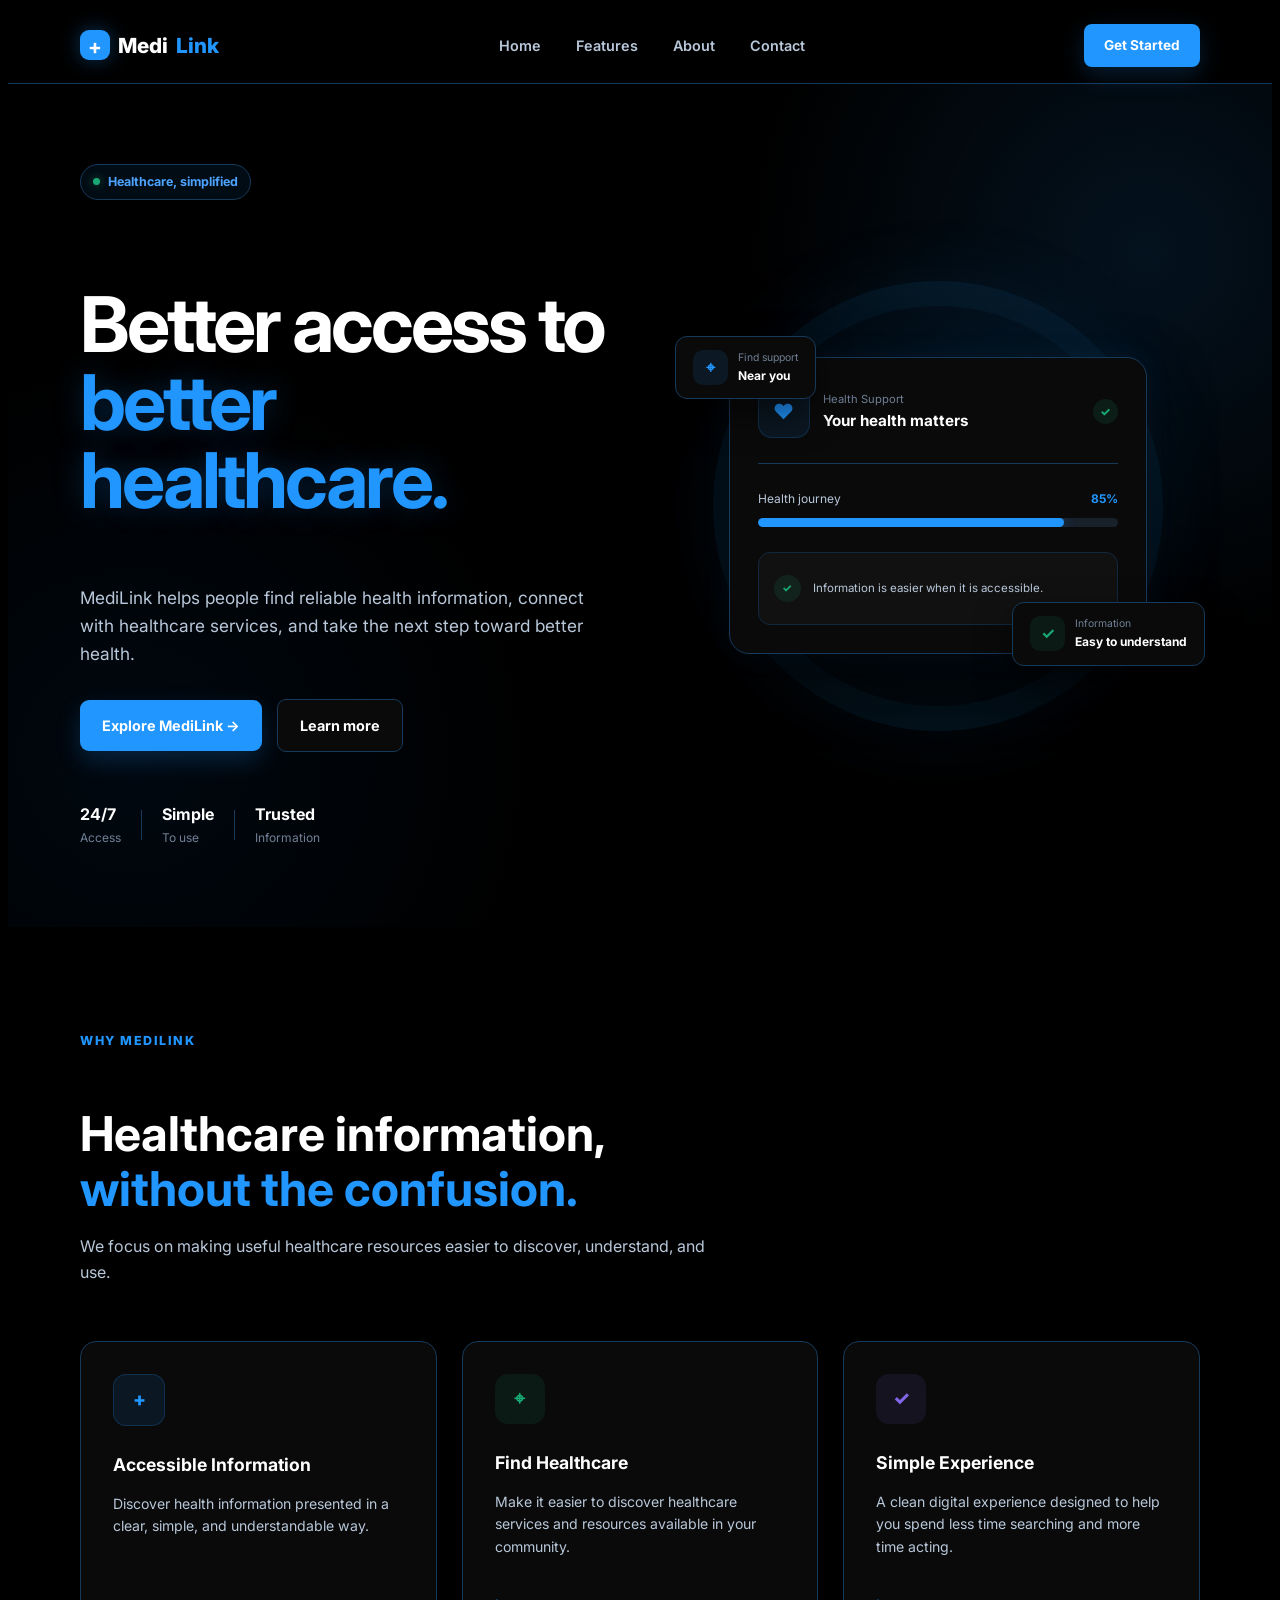
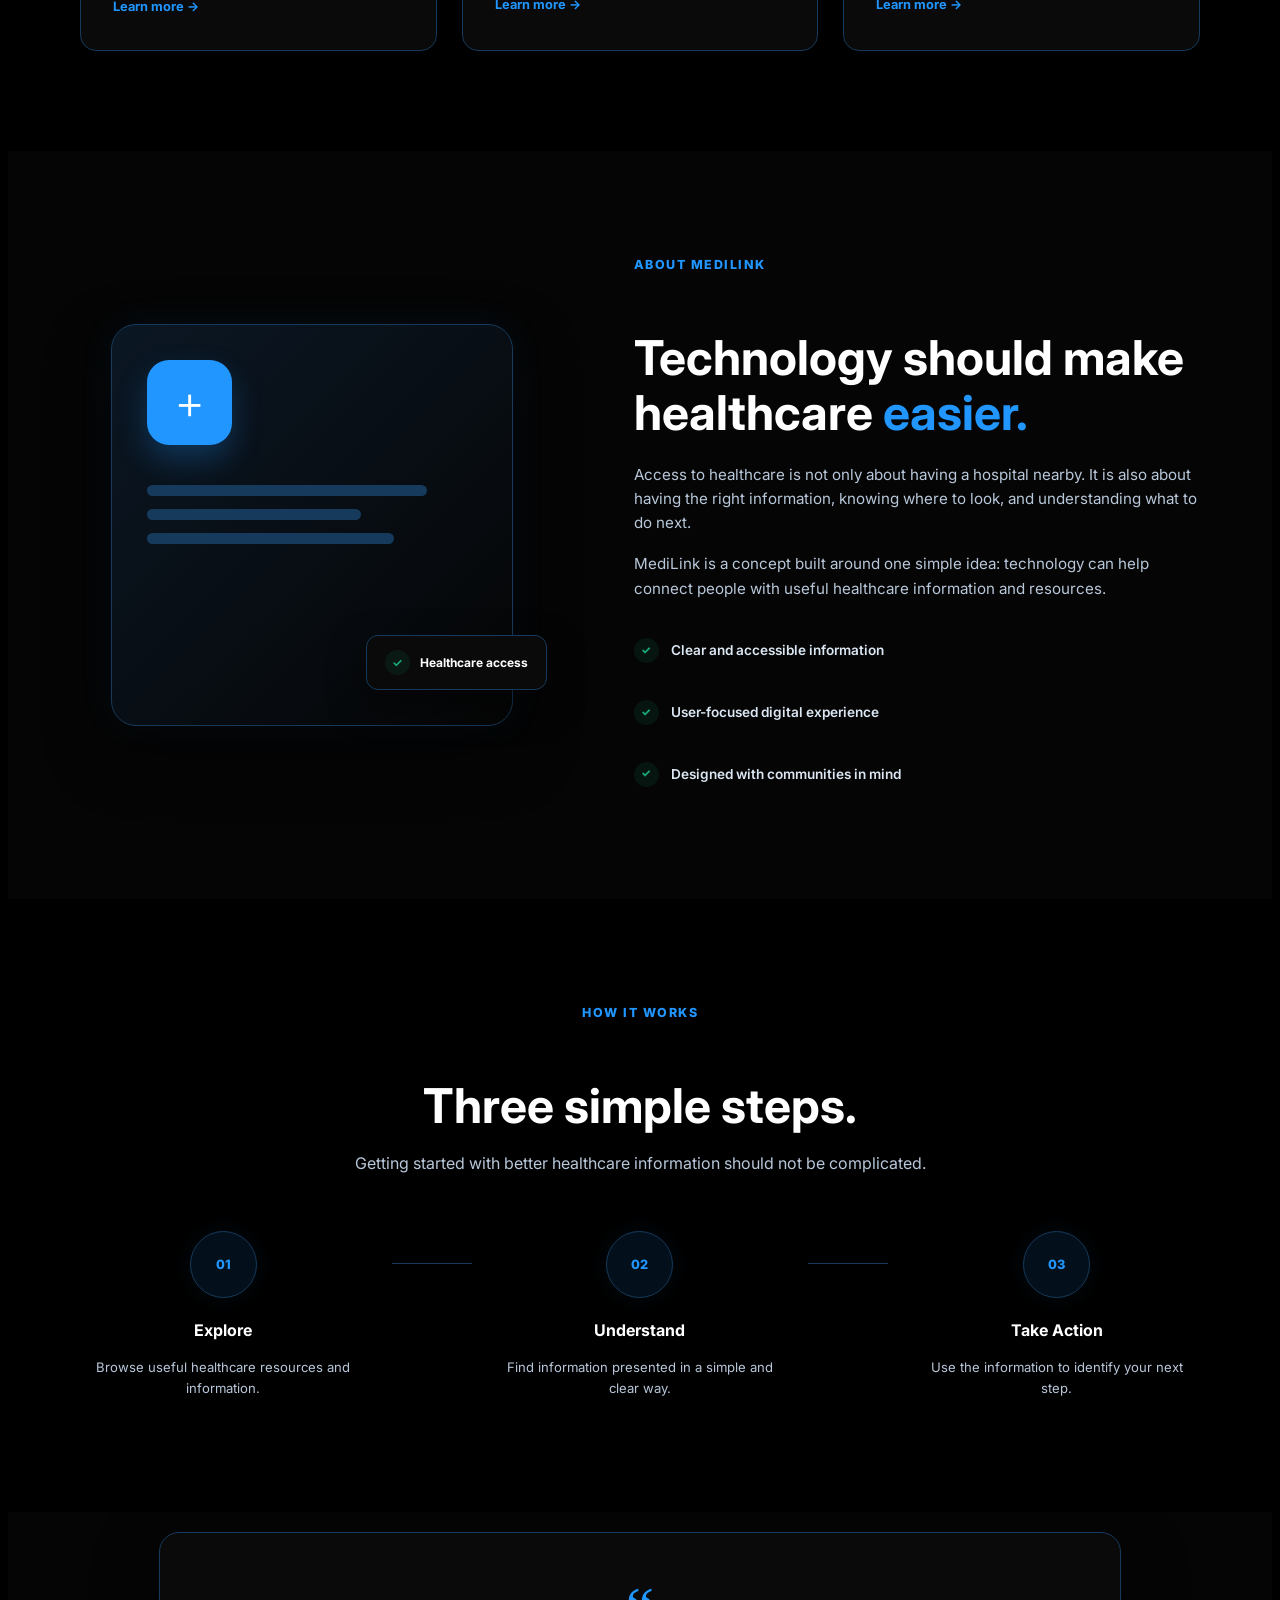
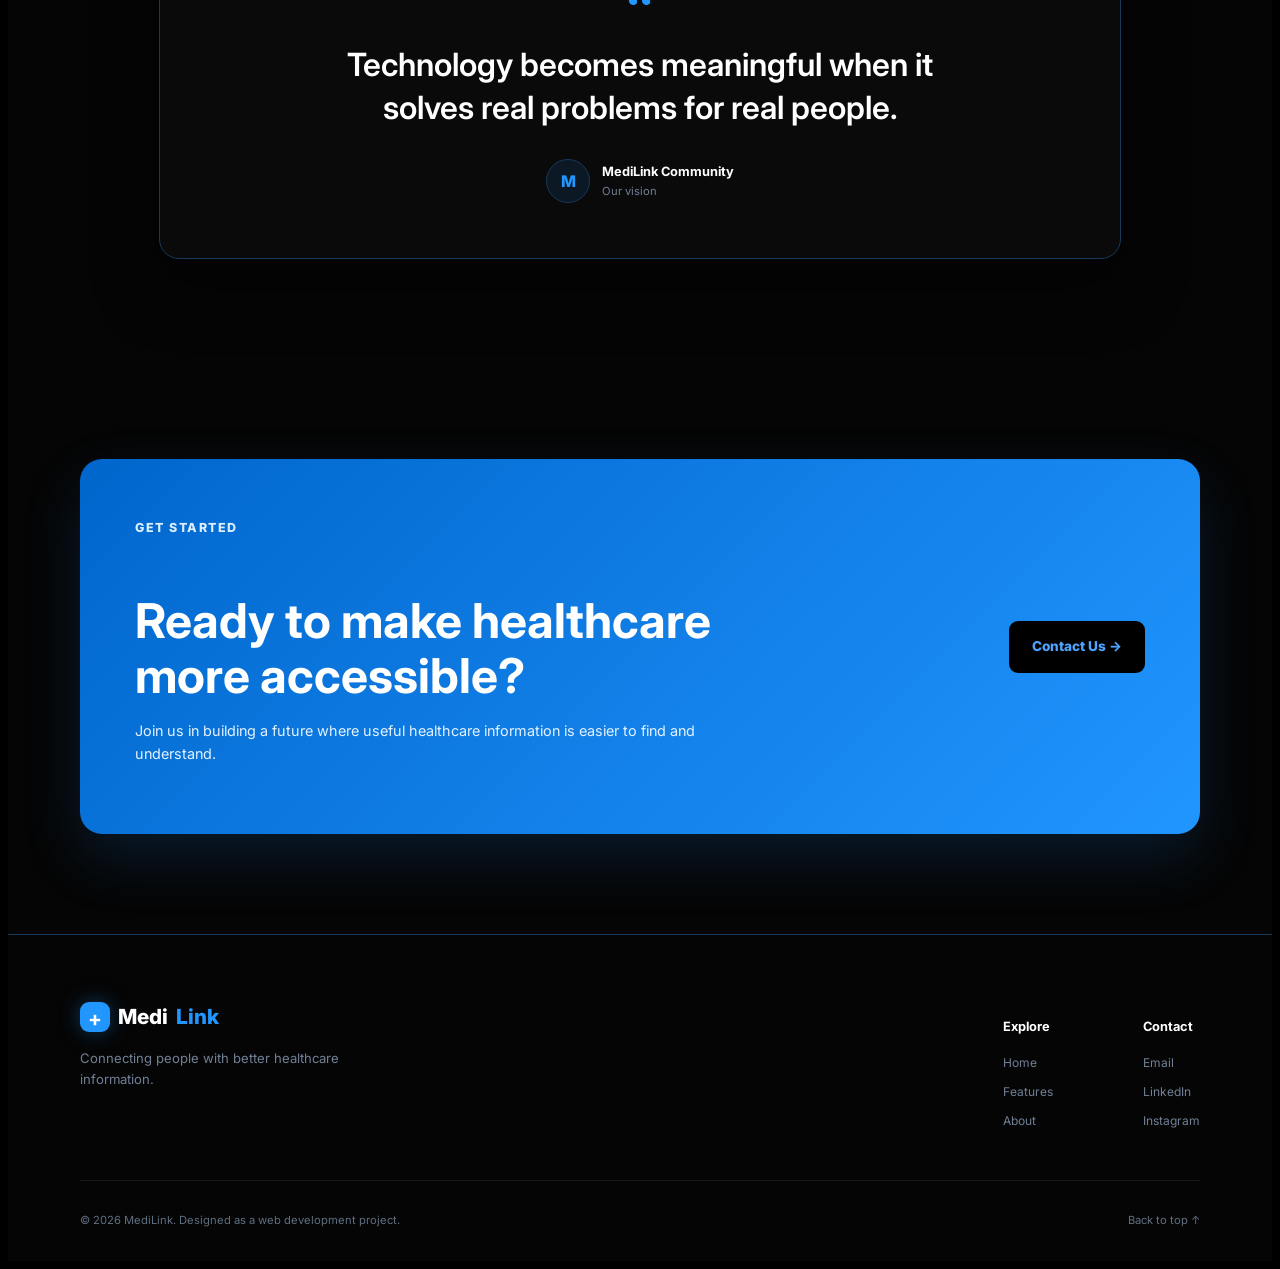
<file: WebDev-L1-LandingPage/index.html>
<!DOCTYPE html>
<html lang="en">
<head>
    <meta charset="UTF-8">
    <meta name="viewport" content="width=device-width, initial-scale=1.0">
    <meta name="description" content="MediLink - Making healthcare information easier to access.">
    <title>MediLink | Healthcare Made Accessible</title>

    <!-- Google Font -->
    <link rel="preconnect" href="https://fonts.googleapis.com">
    <link rel="preconnect" href="https://fonts.gstatic.com" crossorigin>
    <link href="https://fonts.googleapis.com/css2?family=Inter:wght@400;500;600;700;800&display=swap" rel="stylesheet">

    <!-- CSS -->
    <link rel="stylesheet" href="style.css">
</head>

<body>

    <!-- ================= NAVIGATION ================= -->
    <header class="header">
        <nav class="navbar container">

            <a href="#home" class="logo">
                <span class="logo-icon">+</span>
                Medi<span>Link</span>
            </a>

            <div class="nav-links">
                <a href="#home">Home</a>
                <a href="#features">Features</a>
                <a href="#about">About</a>
                <a href="#contact">Contact</a>
            </div>

            <a href="#contact" class="nav-button">Get Started</a>

        </nav>
    </header>


    <main>

        <!-- ================= HERO SECTION ================= -->
        <section class="hero" id="home">

            <div class="container hero-content">

                <div class="hero-text">

                    <div class="small-label">
                        <span class="status-dot"></span>
                        Healthcare, simplified
                    </div>

                    <h1>
                        Better access to
                        <span>better healthcare.</span>
                    </h1>

                    <p>
                        MediLink helps people find reliable health information,
                        connect with healthcare services, and take the next step
                        toward better health.
                    </p>

                    <div class="hero-buttons">
                        <a href="#features" class="primary-button">
                            Explore MediLink →
                        </a>

                        <a href="#about" class="secondary-button">
                            Learn more
                        </a>
                    </div>

                    <div class="hero-stats">
                        <div>
                            <strong>24/7</strong>
                            <small>Access</small>
                        </div>

                        <div class="stat-divider"></div>

                        <div>
                            <strong>Simple</strong>
                            <small>To use</small>
                        </div>

                        <div class="stat-divider"></div>

                        <div>
                            <strong>Trusted</strong>
                            <small>Information</small>
                        </div>
                    </div>

                </div>


                <!-- Hero Visual -->
                <div class="hero-visual">

                    <div class="circle-background"></div>

                    <div class="health-card main-card">

                        <div class="card-top">
                            <div class="profile-icon">♥</div>

                            <div>
                                <span class="card-label">Health Support</span>
                                <strong>Your health matters</strong>
                            </div>

                            <span class="check">✓</span>
                        </div>

                        <div class="progress-section">
                            <div class="progress-header">
                                <span>Health journey</span>
                                <strong>85%</strong>
                            </div>

                            <div class="progress-bar">
                                <div class="progress"></div>
                            </div>
                        </div>

                        <div class="card-message">
                            <span>✓</span>
                            <p>Information is easier when it is accessible.</p>
                        </div>

                    </div>


                    <div class="floating-card location-card">
                        <div class="floating-icon">⌖</div>
                        <div>
                            <small>Find support</small>
                            <strong>Near you</strong>
                        </div>
                    </div>


                    <div class="floating-card secure-card">
                        <div class="floating-icon">✓</div>
                        <div>
                            <small>Information</small>
                            <strong>Easy to understand</strong>
                        </div>
                    </div>

                </div>

            </div>
        </section>


        <!-- ================= FEATURES SECTION ================= -->
        <section class="features section" id="features">

            <div class="container">

                <div class="section-heading">

                    <div class="section-tag">WHY MEDILINK</div>

                    <h2>
                        Healthcare information,
                        <span>without the confusion.</span>
                    </h2>

                    <p>
                        We focus on making useful healthcare resources easier
                        to discover, understand, and use.
                    </p>

                </div>


                <div class="feature-grid">

                    <article class="feature-card">

                        <div class="feature-icon blue">
                            +
                        </div>

                        <h3>Accessible Information</h3>

                        <p>
                            Discover health information presented in a clear,
                            simple, and understandable way.
                        </p>

                        <a href="#contact">Learn more →</a>

                    </article>


                    <article class="feature-card">

                        <div class="feature-icon green">
                            ⌖
                        </div>

                        <h3>Find Healthcare</h3>

                        <p>
                            Make it easier to discover healthcare services
                            and resources available in your community.
                        </p>

                        <a href="#contact">Learn more →</a>

                    </article>


                    <article class="feature-card">

                        <div class="feature-icon purple">
                            ✓
                        </div>

                        <h3>Simple Experience</h3>

                        <p>
                            A clean digital experience designed to help you
                            spend less time searching and more time acting.
                        </p>

                        <a href="#contact">Learn more →</a>

                    </article>

                </div>

            </div>

        </section>


        <!-- ================= ABOUT SECTION ================= -->
        <section class="about section" id="about">

            <div class="container about-content">

                <div class="about-visual">

                    <div class="about-box">

                        <div class="about-symbol">
                            +
                        </div>

                        <div class="about-lines">
                            <span></span>
                            <span></span>
                            <span></span>
                        </div>

                        <div class="about-mini-card">
                            <span>✓</span>
                            Healthcare access
                        </div>

                    </div>

                </div>


                <div class="about-text">

                    <div class="section-tag">ABOUT MEDILINK</div>

                    <h2>
                        Technology should make
                        healthcare <span>easier.</span>
                    </h2>

                    <p>
                        Access to healthcare is not only about having a hospital
                        nearby. It is also about having the right information,
                        knowing where to look, and understanding what to do next.
                    </p>

                    <p>
                        MediLink is a concept built around one simple idea:
                        technology can help connect people with useful healthcare
                        information and resources.
                    </p>

                    <div class="about-list">

                        <div>
                            <span>✓</span>
                            <p>Clear and accessible information</p>
                        </div>

                        <div>
                            <span>✓</span>
                            <p>User-focused digital experience</p>
                        </div>

                        <div>
                            <span>✓</span>
                            <p>Designed with communities in mind</p>
                        </div>

                    </div>

                </div>

            </div>

        </section>


        <!-- ================= HOW IT WORKS ================= -->
        <section class="process section">

            <div class="container">

                <div class="section-heading center">

                    <div class="section-tag">HOW IT WORKS</div>

                    <h2>
                        Three simple steps.
                    </h2>

                    <p>
                        Getting started with better healthcare information
                        should not be complicated.
                    </p>

                </div>


                <div class="steps">

                    <div class="step">

                        <div class="step-number">01</div>

                        <h3>Explore</h3>

                        <p>
                            Browse useful healthcare resources and information.
                        </p>

                    </div>


                    <div class="step-line"></div>


                    <div class="step">

                        <div class="step-number">02</div>

                        <h3>Understand</h3>

                        <p>
                            Find information presented in a simple and clear way.
                        </p>

                    </div>


                    <div class="step-line"></div>


                    <div class="step">

                        <div class="step-number">03</div>

                        <h3>Take Action</h3>

                        <p>
                            Use the information to identify your next step.
                        </p>

                    </div>

                </div>

            </div>

        </section>


        <!-- ================= TESTIMONIAL ================= -->
        <section class="testimonial section">

            <div class="container">

                <div class="testimonial-card">

                    <div class="quote-mark">“</div>

                    <blockquote>
                        Technology becomes meaningful when it solves
                        real problems for real people.
                    </blockquote>

                    <div class="testimonial-person">

                        <div class="person-avatar">
                            M
                        </div>

                        <div>
                            <strong>MediLink Community</strong>
                            <span>Our vision</span>
                        </div>

                    </div>

                </div>

            </div>

        </section>


        <!-- ================= CTA SECTION ================= -->
        <section class="cta section" id="contact">

            <div class="container">

                <div class="cta-card">

                    <div>
                        <div class="section-tag light">GET STARTED</div>

                        <h2>
                            Ready to make healthcare
                            more accessible?
                        </h2>

                        <p>
                            Join us in building a future where useful healthcare
                            information is easier to find and understand.
                        </p>
                    </div>

                    <a href="mailto:hello@medilink.example" class="cta-button">
                        Contact Us →
                    </a>

                </div>

            </div>

        </section>

    </main>


    <!-- ================= FOOTER ================= -->
    <footer class="footer">

        <div class="container footer-content">

            <div class="footer-brand">

                <a href="#home" class="logo">
                    <span class="logo-icon">+</span>
                    Medi<span>Link</span>
                </a>

                <p>
                    Connecting people with better healthcare information.
                </p>

            </div>


            <div class="footer-links">

                <div>
                    <h4>Explore</h4>
                    <a href="#home">Home</a>
                    <a href="#features">Features</a>
                    <a href="#about">About</a>
                </div>

                <div>
                    <h4>Contact</h4>
                    <a href="mailto:hello@medilink">Email</a>
                    <a href="#">LinkedIn</a>
                    <a href="#">Instagram</a>
                </div>

            </div>

        </div>


        <div class="container footer-bottom">

            <p>
                © 2026 MediLink. Designed as a web development project.
            </p>

            <a href="#home">Back to top ↑</a>

        </div>

    </footer>

</body>
</html>
</file>
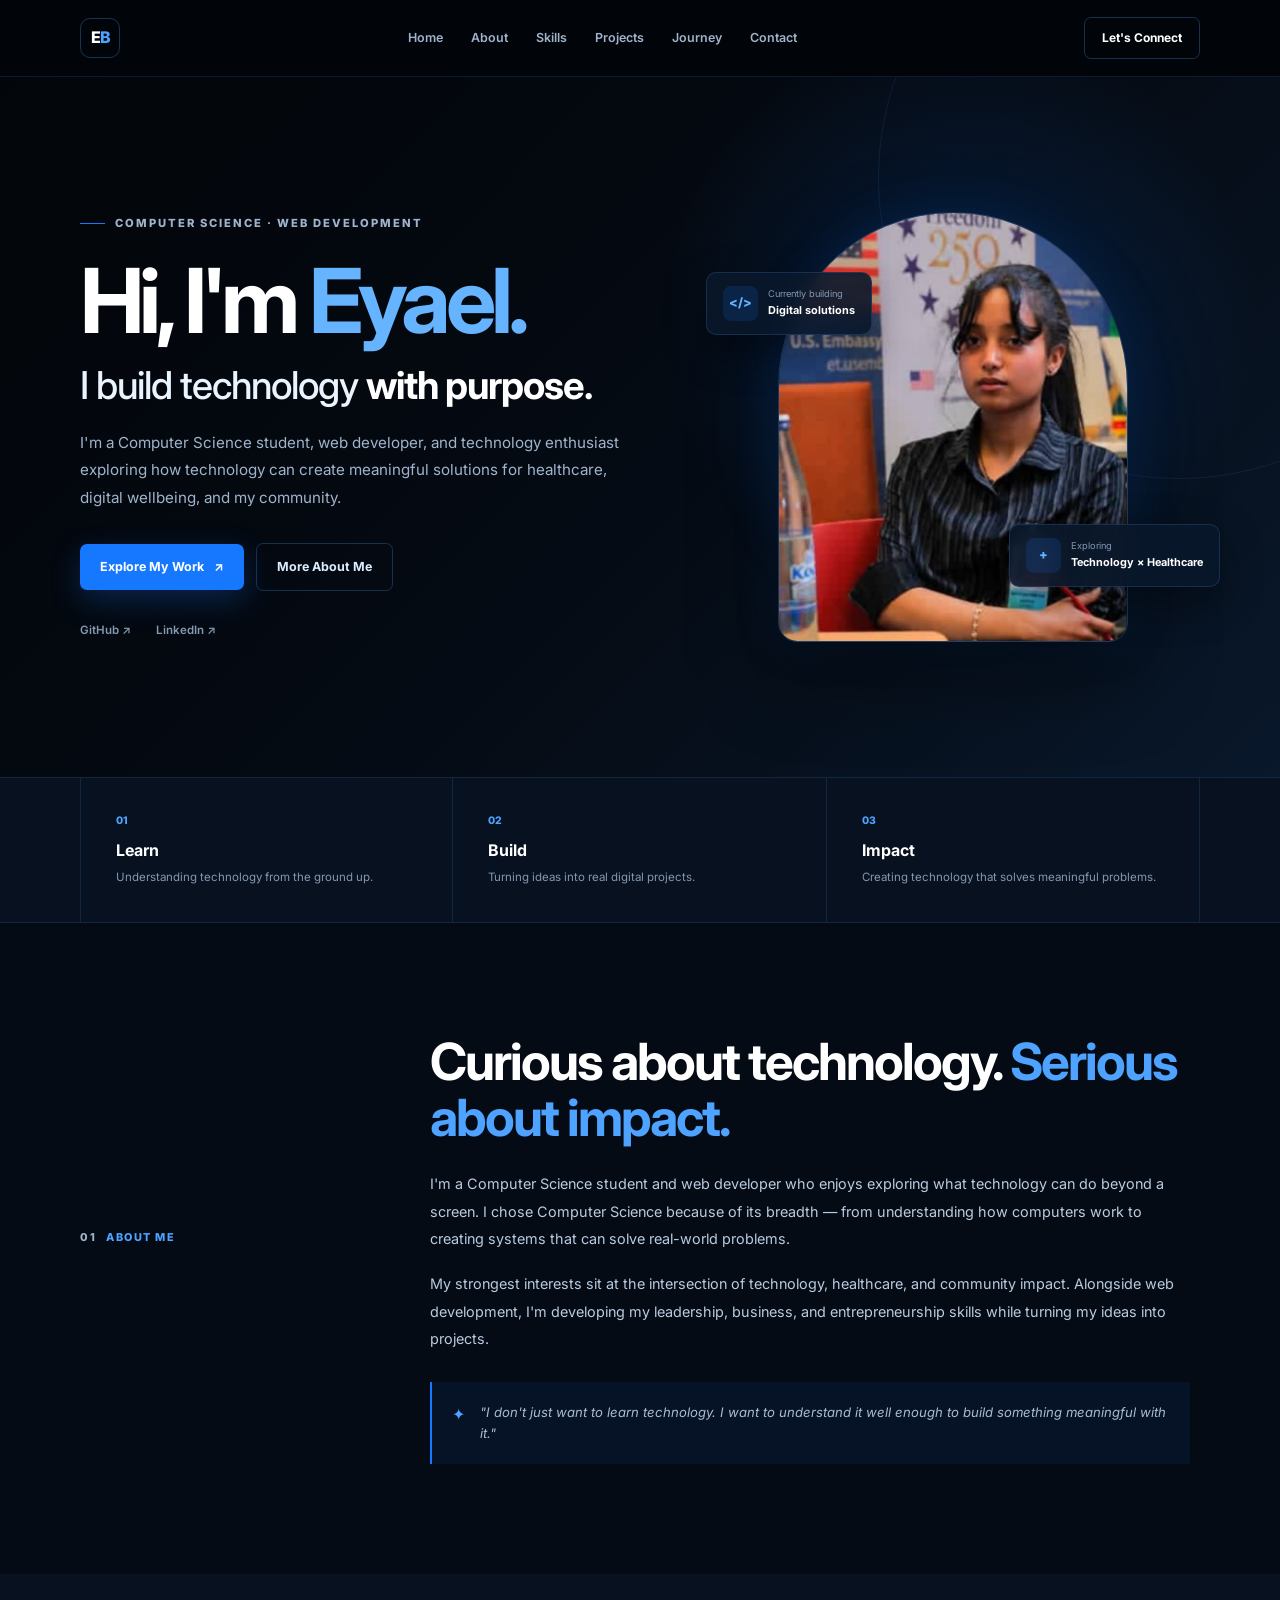
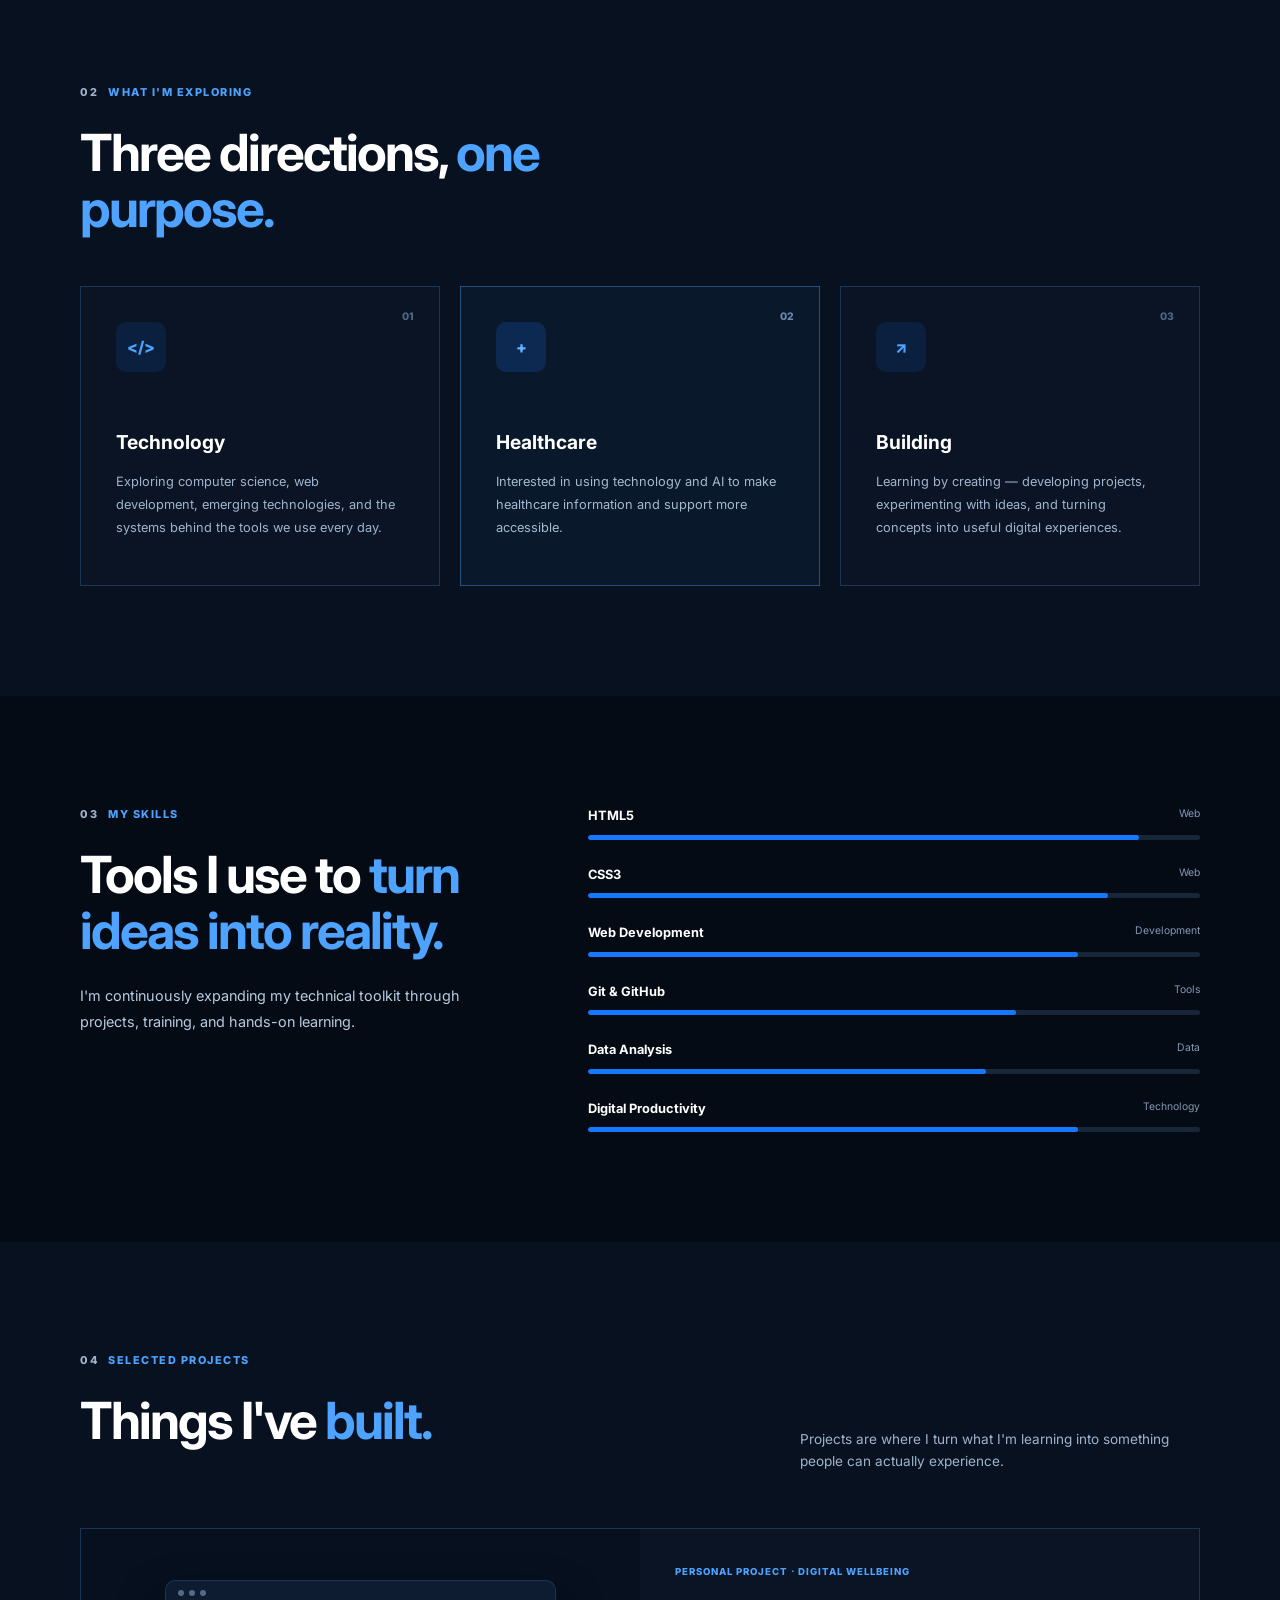
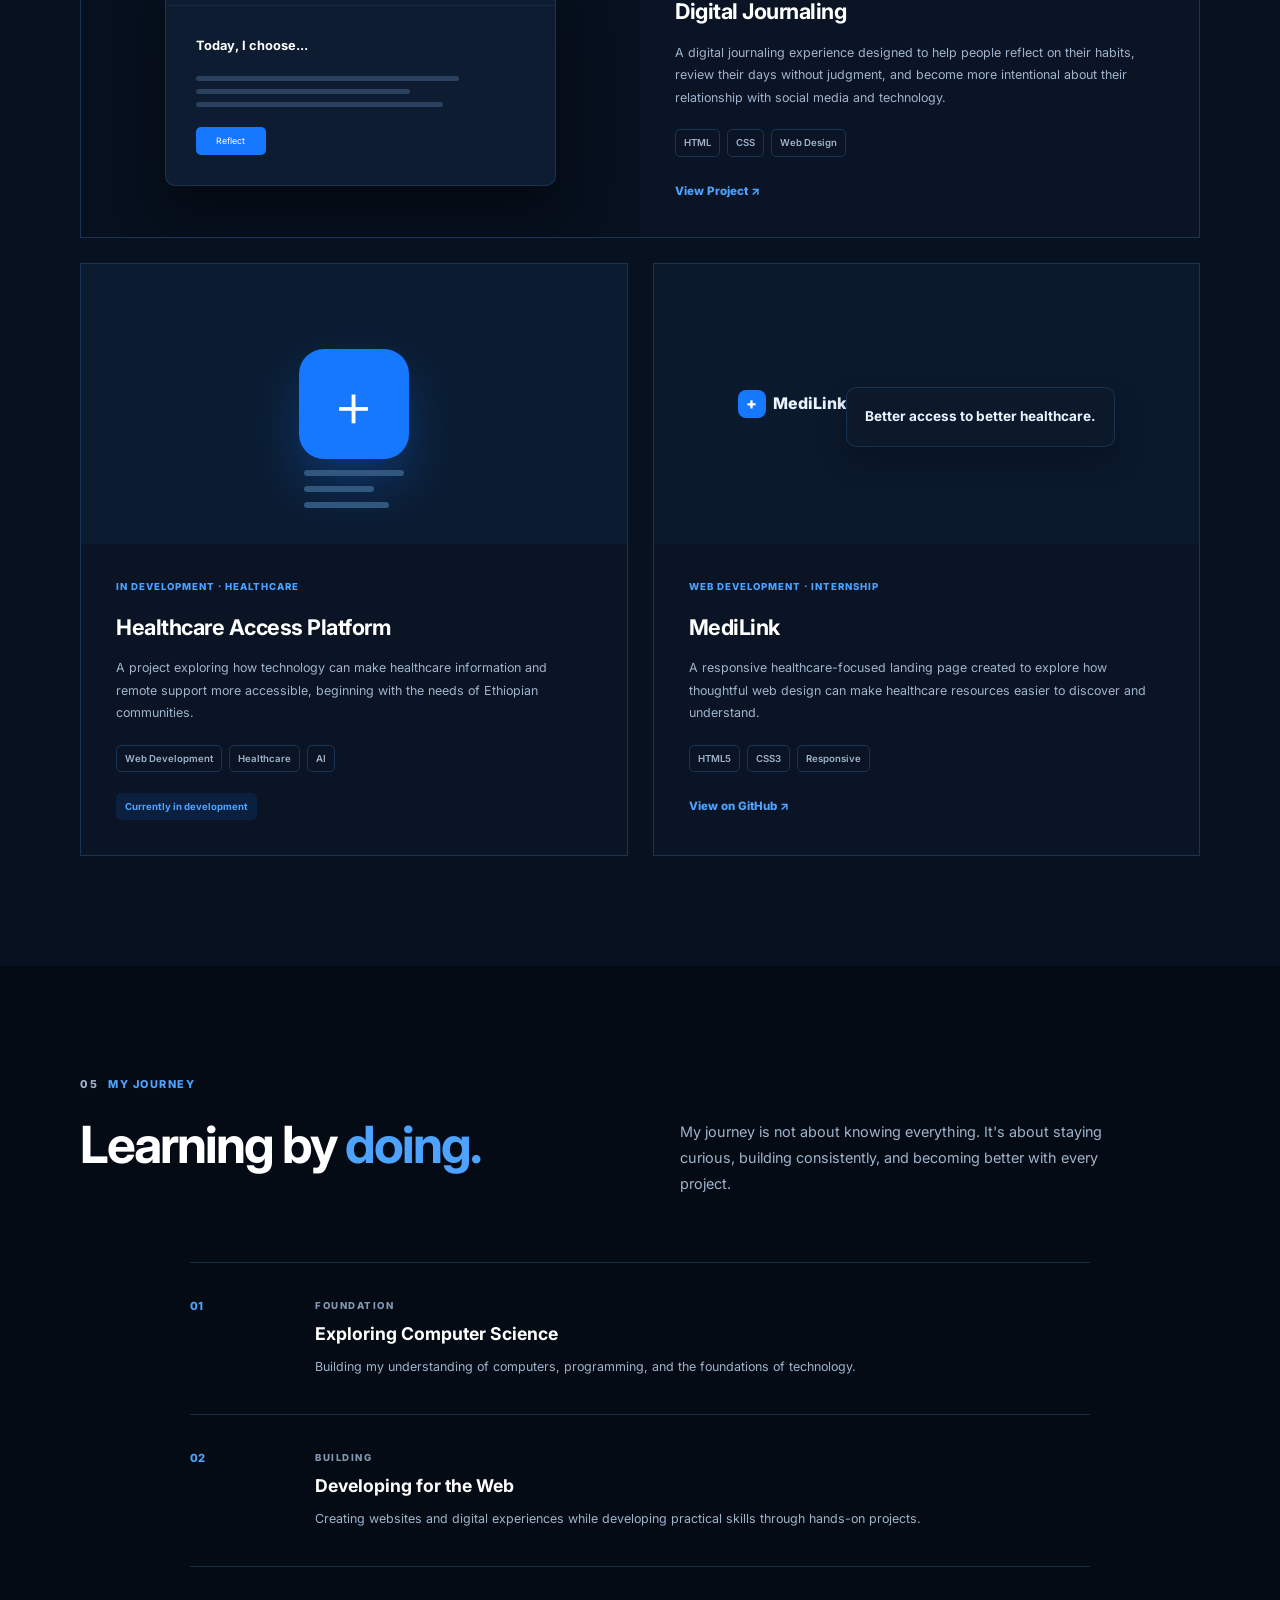
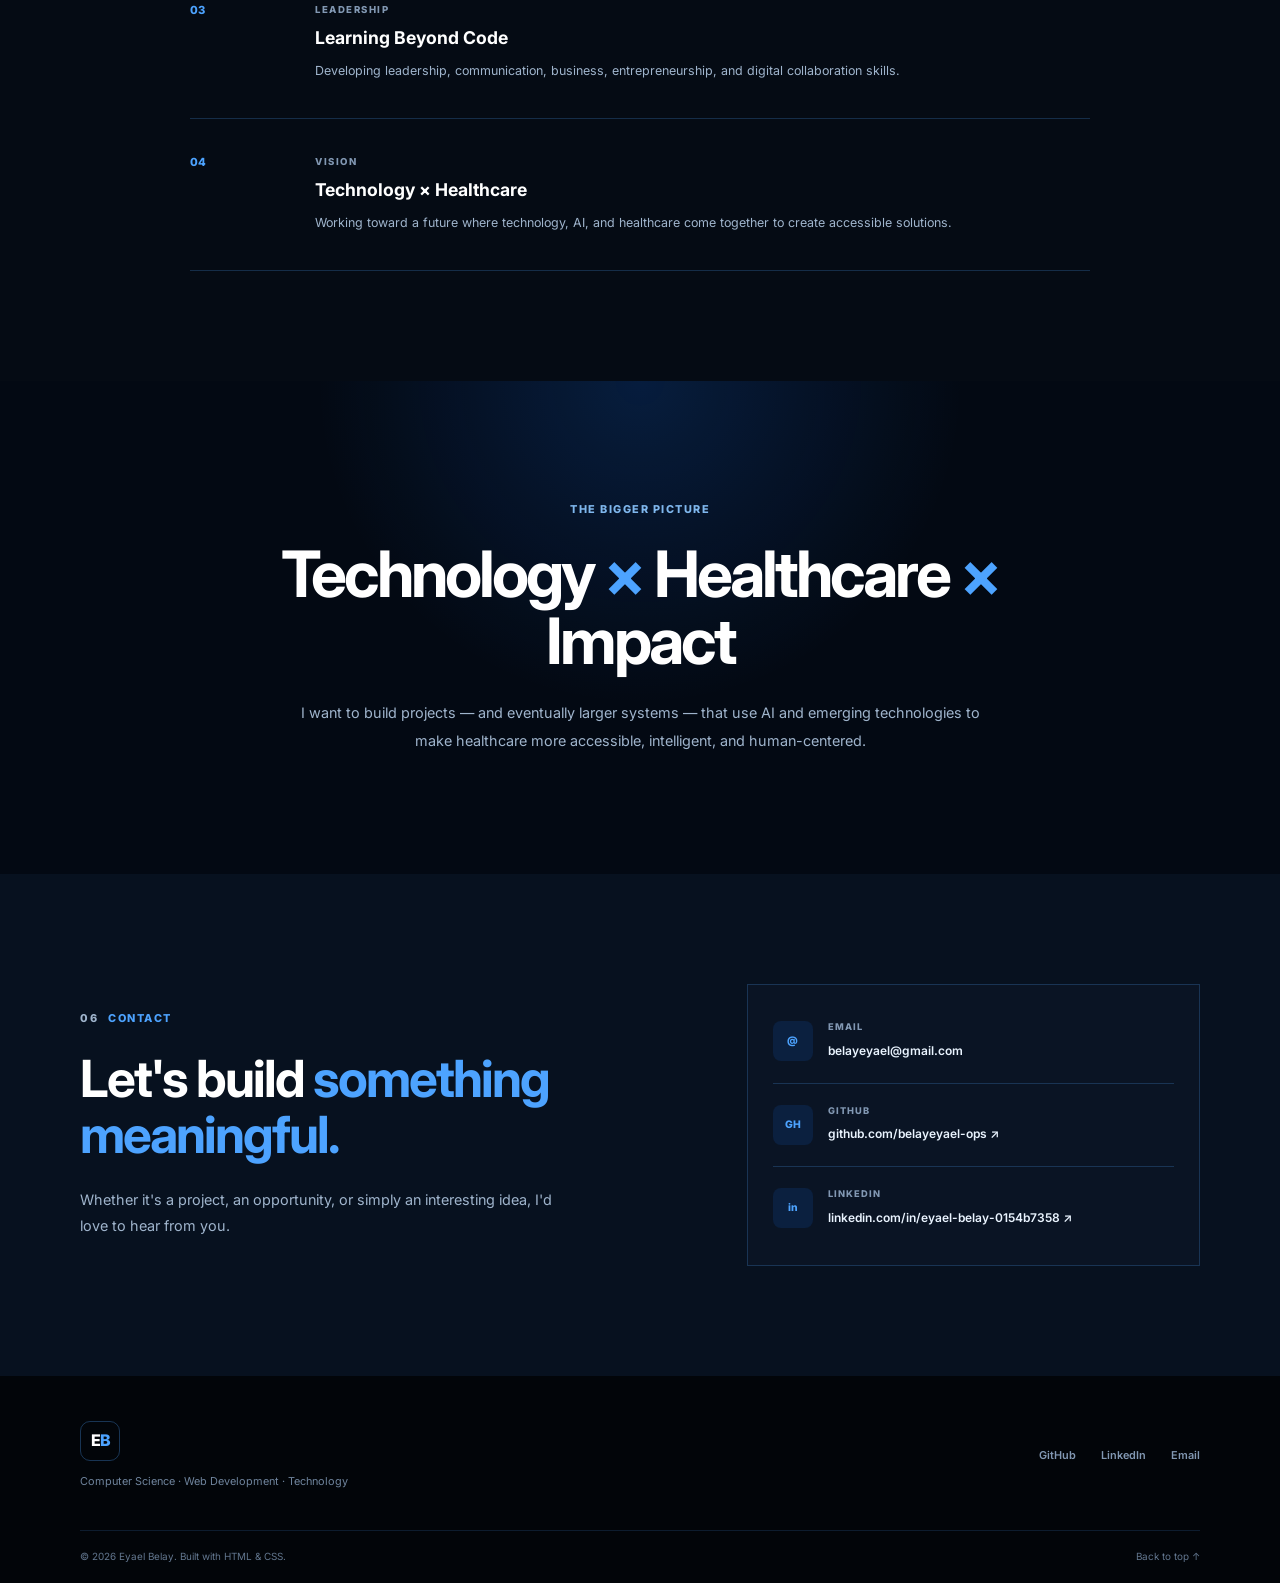
<file: WebDev-L1-PersonalPortfolio/index.html>
<!DOCTYPE html>

<html lang="en">

<head>

    <meta charset="UTF-8">

    <meta name="viewport" content="width=device-width, initial-scale=1.0">

    <meta name="description"
        content="Eyael Belay - Computer Science Student, Web Developer and Technology Enthusiast.">

    <title>Eyael Belay | Computer Science & Technology</title>

    <!-- Google Font -->

    <link rel="preconnect" href="https://fonts.googleapis.com">

    <link rel="preconnect" href="https://fonts.gstatic.com" crossorigin>

    <link
        href="https://fonts.googleapis.com/css2?family=Inter:wght@400;500;600;700;800&display=swap"
        rel="stylesheet">

    <!-- CSS -->

    <link rel="stylesheet" href="style.css">

</head>

<body>

    <!-- ================= NAVIGATION ================= -->

    <header class="header">

        <nav class="navbar container">

            <a href="#home" class="logo">
                E<span>B</span>
            </a>

            <div class="nav-links">

                <a href="#home">Home</a>

                <a href="#about">About</a>

                <a href="#skills">Skills</a>

                <a href="#projects">Projects</a>

                <a href="#journey">Journey</a>

                <a href="#contact">Contact</a>

            </div>

            <a href="#contact" class="nav-contact">
                Let's Connect
            </a>

        </nav>

    </header>


    <main>

        <!-- ================= HERO ================= -->

        <section class="hero" id="home">

            <div class="hero-grid container">

                <div class="hero-content">

                    <div class="eyebrow">

                        <span></span>

                        COMPUTER SCIENCE · WEB DEVELOPMENT

                    </div>

                    <h1>
                        Hi, I'm
                        <span>Eyael.</span>
                    </h1>

                    <h2>
                        I build technology
                        <strong>with purpose.</strong>
                    </h2>

                    <p>
                        I'm a Computer Science student, web developer, and
                        technology enthusiast exploring how technology can
                        create meaningful solutions for healthcare,
                        digital wellbeing, and my community.
                    </p>

                    <div class="hero-buttons">

                        <a href="#projects" class="primary-btn">
                            Explore My Work
                            <span>↗</span>
                        </a>

                        <a href="#about" class="outline-btn">
                            More About Me
                        </a>

                    </div>

                    <div class="hero-links">

                        <a href="https://github.com/belayeyael-ops"
                           target="_blank"
                           rel="noopener noreferrer">
                            GitHub ↗
                        </a>

                        <a href="https://www.linkedin.com/in/eyael-belay-0154b7358/"
                           target="_blank"
                           rel="noopener noreferrer">
                            LinkedIn ↗
                        </a>

                    </div>

                </div>


                <!-- PHOTO AREA -->

                <div class="hero-photo-area">

                   <div class="photo-glow"></div>

<div class="photo-frame">

    <img
        src="./images/eyael.jpg"
        alt="Portrait of Eyael Belay"
        class="profile-photo"
    >

</div>


                    <div class="floating-card tech-card">

                        <span class="card-symbol">&lt;/&gt;</span>

                        <div>

                            <small>Currently building</small>

                            <strong>Digital solutions</strong>

                        </div>

                    </div>


                    <div class="floating-card vision-card">

                        <span class="card-symbol">+</span>

                        <div>

                            <small>Exploring</small>

                            <strong>Technology × Healthcare</strong>

                        </div>

                    </div>

                </div>

            </div>

        </section>


        <!-- ================= INTRO STRIP ================= -->

        <section class="intro-strip">

            <div class="container intro-grid">

                <div>

                    <span>01</span>

                    <strong>Learn</strong>

                    <p>
                        Understanding technology from the ground up.
                    </p>

                </div>

                <div>

                    <span>02</span>

                    <strong>Build</strong>

                    <p>
                        Turning ideas into real digital projects.
                    </p>

                </div>

                <div>

                    <span>03</span>

                    <strong>Impact</strong>

                    <p>
                        Creating technology that solves meaningful problems.
                    </p>

                </div>

            </div>

        </section>


        <!-- ================= ABOUT ================= -->

        <section class="section about" id="about">

            <div class="container about-grid">

                <div class="section-label">

                    <span>01</span>

                    ABOUT ME

                </div>

                <div class="about-content">

                    <h2>
                        Curious about technology.
                        <span>Serious about impact.</span>
                    </h2>

                    <p>
                        I'm a Computer Science student and web developer who
                        enjoys exploring what technology can do beyond a screen.
                        I chose Computer Science because of its breadth — from
                        understanding how computers work to creating systems
                        that can solve real-world problems.
                    </p>

                    <p>
                        My strongest interests sit at the intersection of
                        technology, healthcare, and community impact. Alongside
                        web development, I'm developing my leadership, business,
                        and entrepreneurship skills while turning my ideas
                        into projects.
                    </p>

                    <div class="about-highlight">

                        <span>✦</span>

                        <p>
                            "I don't just want to learn technology.
                            I want to understand it well enough to build
                            something meaningful with it."
                        </p>

                    </div>

                </div>

            </div>

        </section>


        <!-- ================= EXPLORING ================= -->

        <section class="section exploring">

            <div class="container">

                <div class="section-heading">

                    <div class="section-label">

                        <span>02</span>

                        WHAT I'M EXPLORING

                    </div>

                    <h2>
                        Three directions,
                        <span>one purpose.</span>
                    </h2>

                </div>


                <div class="explore-grid">

                    <article class="explore-card">

                        <div class="explore-number">01</div>

                        <div class="explore-icon">
                            &lt;/&gt;
                        </div>

                        <h3>Technology</h3>

                        <p>
                            Exploring computer science, web development,
                            emerging technologies, and the systems behind
                            the tools we use every day.
                        </p>

                    </article>


                    <article class="explore-card featured">

                        <div class="explore-number">02</div>

                        <div class="explore-icon">
                            +
                        </div>

                        <h3>Healthcare</h3>

                        <p>
                            Interested in using technology and AI to make
                            healthcare information and support more accessible.
                        </p>

                    </article>


                    <article class="explore-card">

                        <div class="explore-number">03</div>

                        <div class="explore-icon">
                            ↗
                        </div>

                        <h3>Building</h3>

                        <p>
                            Learning by creating — developing projects,
                            experimenting with ideas, and turning concepts
                            into useful digital experiences.
                        </p>

                    </article>

                </div>

            </div>

        </section>


        <!-- ================= SKILLS ================= -->

        <section class="section skills" id="skills">

            <div class="container skills-grid">

                <div>

                    <div class="section-label">

                        <span>03</span>

                        MY SKILLS

                    </div>

                    <h2>
                        Tools I use to
                        <span>turn ideas into reality.</span>
                    </h2>

                    <p class="skills-description">
                        I'm continuously expanding my technical toolkit
                        through projects, training, and hands-on learning.
                    </p>

                </div>


                <div class="skills-list">

                    <div class="skill-item">

                        <div class="skill-top">

                            <strong>HTML5</strong>

                            <span>Web</span>

                        </div>

                        <div class="skill-line">

                            <span style="width: 90%;"></span>

                        </div>

                    </div>


                    <div class="skill-item">

                        <div class="skill-top">

                            <strong>CSS3</strong>

                            <span>Web</span>

                        </div>

                        <div class="skill-line">

                            <span style="width: 85%;"></span>

                        </div>

                    </div>


                    <div class="skill-item">

                        <div class="skill-top">

                            <strong>Web Development</strong>

                            <span>Development</span>

                        </div>

                        <div class="skill-line">

                            <span style="width: 80%;"></span>

                        </div>

                    </div>


                    <div class="skill-item">

                        <div class="skill-top">

                            <strong>Git & GitHub</strong>

                            <span>Tools</span>

                        </div>

                        <div class="skill-line">

                            <span style="width: 70%;"></span>

                        </div>

                    </div>


                    <div class="skill-item">

                        <div class="skill-top">

                            <strong>Data Analysis</strong>

                            <span>Data</span>

                        </div>

                        <div class="skill-line">

                            <span style="width: 65%;"></span>

                        </div>

                    </div>


                    <div class="skill-item">

                        <div class="skill-top">

                            <strong>Digital Productivity</strong>

                            <span>Technology</span>

                        </div>

                        <div class="skill-line">

                            <span style="width: 80%;"></span>

                        </div>

                    </div>

                </div>

            </div>

        </section>


        <!-- ================= PROJECTS ================= -->

        <section class="section projects" id="projects">

            <div class="container">

                <div class="projects-heading">

                    <div>

                        <div class="section-label">

                            <span>04</span>

                            SELECTED PROJECTS

                        </div>

                        <h2>
                            Things I've
                            <span>built.</span>
                        </h2>

                    </div>

                    <p>
                        Projects are where I turn what I'm learning
                        into something people can actually experience.
                    </p>

                </div>


                <div class="project-grid">


                    <!-- PROJECT 1 -->

                    <article class="project-card large">

                        <div class="project-visual journal-visual">

                            <div class="browser-window">

                                <div class="browser-top">

                                    <span></span>
                                    <span></span>
                                    <span></span>

                                </div>

                                <div class="browser-content">

                                    <div class="mock-title">
                                        Today, I choose...
                                    </div>

                                    <div class="mock-lines">

                                        <span></span>
                                        <span></span>
                                        <span></span>

                                    </div>

                                    <div class="mock-button">
                                        Reflect
                                    </div>

                                </div>

                            </div>

                        </div>


                        <div class="project-info">

                            <div class="project-meta">
                                PERSONAL PROJECT · DIGITAL WELLBEING
                            </div>

                            <h3>Digital Journaling</h3>

                            <p>
                                A digital journaling experience designed to
                                help people reflect on their habits, review
                                their days without judgment, and become more
                                intentional about their relationship with
                                social media and technology.
                            </p>

                            <div class="project-tags">

                                <span>HTML</span>
                                <span>CSS</span>
                                <span>Web Design</span>

                            </div>

                            <a href="#" class="project-link">
                                View Project ↗
                            </a>

                        </div>

                    </article>


                    <!-- PROJECT 2 -->

                    <article class="project-card">

                        <div class="project-visual health-visual">

                            <div class="health-symbol">
                                +
                            </div>

                            <div class="health-lines">

                                <span></span>
                                <span></span>
                                <span></span>

                            </div>

                        </div>


                        <div class="project-info">

                            <div class="project-meta">
                                IN DEVELOPMENT · HEALTHCARE
                            </div>

                            <h3>Healthcare Access Platform</h3>

                            <p>
                                A project exploring how technology can make
                                healthcare information and remote support
                                more accessible, beginning with the needs
                                of Ethiopian communities.
                            </p>

                            <div class="project-tags">

                                <span>Web Development</span>
                                <span>Healthcare</span>
                                <span>AI</span>

                            </div>

                            <span class="project-status">
                                Currently in development
                            </span>

                        </div>

                    </article>


                    <!-- PROJECT 3 -->

                    <article class="project-card">

                        <div class="project-visual medilink-visual">

                            <div class="mini-logo">

                                <span>+</span>

                                MediLink

                            </div>

                            <div class="mini-card">

                                Better access to
                                better healthcare.

                            </div>

                        </div>


                        <div class="project-info">

                            <div class="project-meta">
                                WEB DEVELOPMENT · INTERNSHIP
                            </div>

                            <h3>MediLink</h3>

                            <p>
                                A responsive healthcare-focused landing page
                                created to explore how thoughtful web design
                                can make healthcare resources easier to
                                discover and understand.
                            </p>

                            <div class="project-tags">

                                <span>HTML5</span>
                                <span>CSS3</span>
                                <span>Responsive</span>

                            </div>

                            <a href="#" class="project-link">
                                View on GitHub ↗
                            </a>

                        </div>

                    </article>

                </div>

            </div>

        </section>


        <!-- ================= JOURNEY ================= -->

        <section class="section journey" id="journey">

            <div class="container">

                <div class="section-label">

                    <span>05</span>

                    MY JOURNEY

                </div>

                <div class="journey-header">

                    <h2>
                        Learning by
                        <span>doing.</span>
                    </h2>

                    <p>
                        My journey is not about knowing everything.
                        It's about staying curious, building consistently,
                        and becoming better with every project.
                    </p>

                </div>


                <div class="timeline">

                    <div class="timeline-item">

                        <div class="timeline-number">01</div>

                        <div>

                            <span class="timeline-label">
                                FOUNDATION
                            </span>

                            <h3>
                                Exploring Computer Science
                            </h3>

                            <p>
                                Building my understanding of computers,
                                programming, and the foundations of technology.
                            </p>

                        </div>

                    </div>


                    <div class="timeline-item">

                        <div class="timeline-number">02</div>

                        <div>

                            <span class="timeline-label">
                                BUILDING
                            </span>

                            <h3>
                                Developing for the Web
                            </h3>

                            <p>
                                Creating websites and digital experiences
                                while developing practical skills through
                                hands-on projects.
                            </p>

                        </div>

                    </div>


                    <div class="timeline-item">

                        <div class="timeline-number">03</div>

                        <div>

                            <span class="timeline-label">
                                LEADERSHIP
                            </span>

                            <h3>
                                Learning Beyond Code
                            </h3>

                            <p>
                                Developing leadership, communication,
                                business, entrepreneurship, and digital
                                collaboration skills.
                            </p>

                        </div>

                    </div>


                    <div class="timeline-item">

                        <div class="timeline-number">04</div>

                        <div>

                            <span class="timeline-label">
                                VISION
                            </span>

                            <h3>
                                Technology × Healthcare
                            </h3>

                            <p>
                                Working toward a future where technology,
                                AI, and healthcare come together to create
                                accessible solutions.
                            </p>

                        </div>

                    </div>

                </div>

            </div>

        </section>


        <!-- ================= VISION ================= -->

        <section class="vision">

            <div class="container vision-content">

                <div class="section-label light-label">
                    THE BIGGER PICTURE
                </div>

                <h2>
                    Technology
                    <span>×</span>
                    Healthcare
                    <span>×</span>
                    Impact
                </h2>

                <p>
                    I want to build projects — and eventually larger systems —
                    that use AI and emerging technologies to make healthcare
                    more accessible, intelligent, and human-centered.
                </p>

            </div>

        </section>


        <!-- ================= CONTACT ================= -->

        <section class="section contact" id="contact">

            <div class="container contact-grid">

                <div>

                    <div class="section-label">

                        <span>06</span>

                        CONTACT

                    </div>

                    <h2>
                        Let's build
                        <span>something meaningful.</span>
                    </h2>

                    <p>
                        Whether it's a project, an opportunity, or simply
                        an interesting idea, I'd love to hear from you.
                    </p>

                </div>


                <div class="contact-box">


                    <!-- EMAIL -->

                    <div class="contact-item">

                        <span class="contact-icon">@</span>

                        <div>

                            <small>EMAIL</small>

                            <a href="mailto:belayeyael@gmail.com">
                                belayeyael@gmail.com
                            </a>

                        </div>

                    </div>


                    <!-- GITHUB -->

                    <div class="contact-item">

                        <span class="contact-icon">GH</span>

                        <div>

                            <small>GITHUB</small>

                            <a
                                href="https://github.com/belayeyael-ops"
                                target="_blank"
                                rel="noopener noreferrer"
                            >
                                github.com/belayeyael-ops ↗
                            </a>

                        </div>

                    </div>


                    <!-- LINKEDIN -->

                    <div class="contact-item">

                        <span class="contact-icon">in</span>

                        <div>

                            <small>LINKEDIN</small>

                            <a
                                href="https://www.linkedin.com/in/eyael-belay-0154b7358/"
                                target="_blank"
                                rel="noopener noreferrer"
                            >
                                linkedin.com/in/eyael-belay-0154b7358 ↗
                            </a>

                        </div>

                    </div>


                </div>

            </div>

        </section>

    </main>


    <!-- ================= FOOTER ================= -->

    <footer class="footer">

        <div class="container footer-top">

            <div>

                <a href="#home" class="logo footer-logo">
                    E<span>B</span>
                </a>

                <p>
                    Computer Science · Web Development · Technology
                </p>

            </div>


            <div class="footer-socials">

                <a
                    href="https://github.com/belayeyael-ops"
                    target="_blank"
                    rel="noopener noreferrer"
                >
                    GitHub
                </a>

                <a
                    href="https://www.linkedin.com/in/eyael-belay-0154b7358/"
                    target="_blank"
                    rel="noopener noreferrer"
                >
                    LinkedIn
                </a>

                <a href="mailto:belayeyael@gmail.com">
                    Email
                </a>

            </div>

        </div>


        <div class="container footer-bottom">

            <p>
                © 2026 Eyael Belay. Built with HTML & CSS.
            </p>

            <a href="#home">
                Back to top ↑
            </a>

        </div>

    </footer>


</body>

</html>
</file>
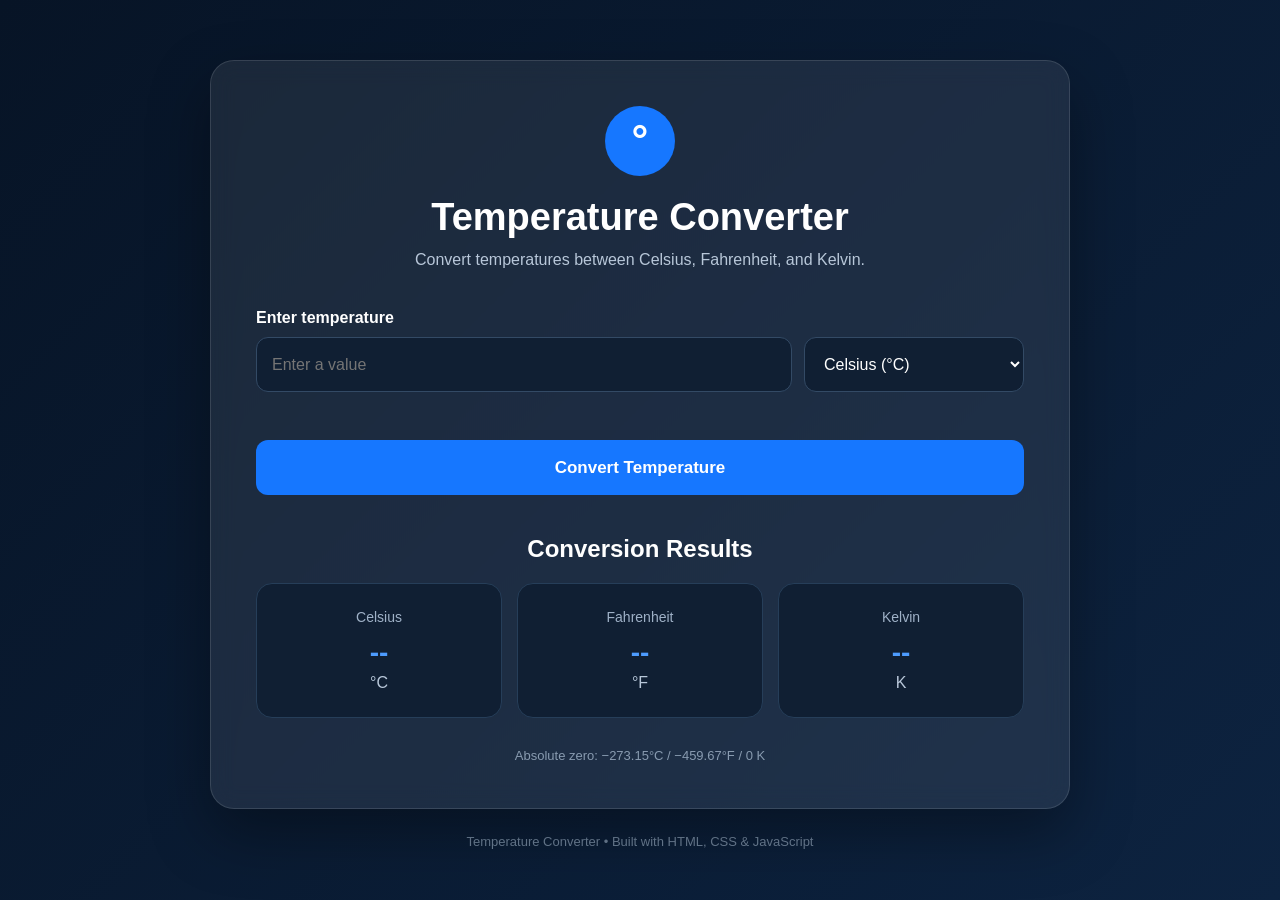
<file: WebDev-L1-TemperatureConverter/index.html>
<!DOCTYPE html>
<html lang="en">
<head>
    <meta charset="UTF-8">
    <meta name="viewport" content="width=device-width, initial-scale=1.0">
    <title>Temperature Converter</title>
    <link rel="stylesheet" href="style.css">
</head>

<body>

    <main class="container">

        <div class="converter-card">

            <div class="header">
                <div class="temperature-icon">°</div>
                <h1>Temperature Converter</h1>
                <p>Convert temperatures between Celsius, Fahrenheit, and Kelvin.</p>
            </div>

            <div class="input-section">

                <label for="temperature">Enter temperature</label>

                <div class="input-row">
                    <input
                        type="number"
                        id="temperature"
                        placeholder="Enter a value"
                        step="any"
                    >

                    <select id="unit">
                        <option value="celsius">Celsius (°C)</option>
                        <option value="fahrenheit">Fahrenheit (°F)</option>
                        <option value="kelvin">Kelvin (K)</option>
                    </select>
                </div>

                <p id="error-message" class="error-message"></p>

                <button id="convert-btn">Convert Temperature</button>

            </div>

            <div class="results">

                <h2>Conversion Results</h2>

                <div class="result-grid">

                    <div class="result-box">
                        <span class="unit-name">Celsius</span>
                        <strong id="celsius-result">--</strong>
                        <span>°C</span>
                    </div>

                    <div class="result-box">
                        <span class="unit-name">Fahrenheit</span>
                        <strong id="fahrenheit-result">--</strong>
                        <span>°F</span>
                    </div>

                    <div class="result-box">
                        <span class="unit-name">Kelvin</span>
                        <strong id="kelvin-result">--</strong>
                        <span>K</span>
                    </div>

                </div>

            </div>

            <div class="info">
                <p>Absolute zero: −273.15°C / −459.67°F / 0 K</p>
            </div>

        </div>

        <footer>
            <p>Temperature Converter • Built with HTML, CSS & JavaScript</p>
        </footer>

    </main>

    <script src="script.js"></script>
</body>
</html>
</file>
<file: WebDev-L1-LandingPage/style.css>
```css
/* =====================================================
   MEDILINK LANDING PAGE
   Task 1 - Web Development & Designing
   HTML5 + CSS3
   Professional Black + Blue Theme
   ===================================================== */


/* ================= RESET ================= */

* {
    margin: 0;
    padding: 0;
    box-sizing: border-box;
}

html {
    scroll-behavior: smooth;
}

body {
    font-family: "Inter", sans-serif;

    color: #ffffff;
    background: #000000;

    line-height: 1.6;
}

a {
    text-decoration: none;
    color: inherit;
}

img {
    max-width: 100%;
    display: block;
}


/* ================= VARIABLES ================= */

:root {

    /* ---------- PRIMARY COLORS ---------- */

    --primary: #2196ff;
    --primary-dark: #0066cc;
    --primary-light: #4da3ff;

    /* ---------- ACCENT COLORS ---------- */

    --green: #19a974;
    --purple: #8067e8;

    /* ---------- TEXT COLORS ---------- */

    --dark: #ffffff;
    --text: #b8c7d9;
    --light-text: #718096;

    /* ---------- BACKGROUNDS ---------- */

    --background: #000000;
    --section-background: #050505;
    --card-background: #0a0a0a;
    --light-background: #080808;

    /* ---------- BORDERS ---------- */

    --border: #163a5c;
    --border-light: #102840;

    /* ---------- EFFECTS ---------- */

    --shadow:
        0 20px 50px rgba(0, 100, 255, 0.15);

    --blue-glow:
        0 0 30px rgba(33, 150, 255, 0.15);

    /* ---------- CONTAINER ---------- */

    --container: 1120px;
}


/* ================= GENERAL ================= */

.container {
    width: min(1120px, 90%);
    margin: 0 auto;
}

.section {
    padding: 100px 0;
}

.section-tag {
    display: inline-block;

    margin-bottom: 15px;

    color: var(--primary);

    font-size: 0.78rem;
    font-weight: 800;

    letter-spacing: 1.5px;
}

.section-heading {
    max-width: 650px;

    margin-bottom: 55px;
}

.section-heading.center {
    text-align: center;

    margin-left: auto;
    margin-right: auto;
}

.section-heading h2 {
    font-size: clamp(2rem, 4vw, 3rem);

    line-height: 1.15;

    margin-bottom: 18px;

    color: #ffffff;
}

.section-heading h2 span {
    color: var(--primary);
}

.section-heading p {
    color: var(--text);

    font-size: 1rem;
}


/* ================= NAVIGATION ================= */

.header {
    position: sticky;

    top: 0;

    z-index: 1000;

    background: rgba(0, 0, 0, 0.92);

    border-bottom: 1px solid var(--border);

    backdrop-filter: blur(12px);
}

.navbar {
    min-height: 75px;

    display: flex;

    align-items: center;

    justify-content: space-between;

    gap: 30px;
}

.logo {
    display: flex;

    align-items: center;

    gap: 8px;

    font-size: 1.3rem;

    font-weight: 800;

    color: #ffffff;
}

.logo span:last-child {
    color: var(--primary);
}

.logo-icon {
    width: 30px;
    height: 30px;

    display: grid;

    place-items: center;

    border-radius: 9px;

    background: var(--primary);

    color: #ffffff;

    font-size: 1.3rem;

    font-weight: 700;

    box-shadow:
        0 0 20px rgba(33, 150, 255, 0.35);
}

.nav-links {
    display: flex;

    align-items: center;

    gap: 35px;
}

.nav-links a {
    color: var(--text);

    font-size: 0.9rem;

    font-weight: 600;

    transition: color 0.3s ease;
}

.nav-links a:hover {
    color: var(--primary);
}

.nav-button {
    padding: 11px 20px;

    border-radius: 8px;

    background: var(--primary);

    color: #ffffff;

    font-size: 0.85rem;

    font-weight: 700;

    transition: 0.3s ease;

    box-shadow:
        0 8px 25px rgba(33, 150, 255, 0.2);
}

.nav-button:hover {
    background: var(--primary-dark);

    transform: translateY(-2px);

    box-shadow:
        0 12px 30px rgba(33, 150, 255, 0.3);
}


/* ================= HERO ================= */

.hero {
    min-height: 700px;

    display: flex;

    align-items: center;

    background:
        radial-gradient(
            circle at 90% 20%,
            rgba(33, 150, 255, 0.12),
            transparent 30%
        ),
        radial-gradient(
            circle at 10% 80%,
            rgba(0, 102, 204, 0.08),
            transparent 30%
        ),
        #000000;

    overflow: hidden;
}

.hero-content {
    display: grid;

    grid-template-columns: 1fr 1fr;

    align-items: center;

    gap: 70px;

    padding: 80px 0;
}

.small-label {
    display: inline-flex;

    align-items: center;

    gap: 8px;

    padding: 7px 12px;

    margin-bottom: 22px;

    border: 1px solid var(--border);

    border-radius: 30px;

    background: rgba(33, 150, 255, 0.08);

    color: var(--primary-light);

    font-size: 0.78rem;

    font-weight: 700;
}

.status-dot {
    width: 7px;
    height: 7px;

    border-radius: 50%;

    background: var(--green);

    box-shadow:
        0 0 10px rgba(25, 169, 116, 0.6);
}

.hero h1 {
    max-width: 650px;

    font-size: clamp(3rem, 6vw, 5.2rem);

    line-height: 1.02;

    letter-spacing: -3px;

    color: #ffffff;
}

.hero h1 span {
    display: block;

    color: var(--primary);

    text-shadow:
        0 0 30px rgba(33, 150, 255, 0.25);
}

.hero-text > p {
    max-width: 570px;

    margin-top: 25px;

    margin-bottom: 32px;

    color: var(--text);

    font-size: 1.08rem;
}

.hero-buttons {
    display: flex;

    align-items: center;

    gap: 15px;
}

.primary-button,
.secondary-button {
    padding: 14px 22px;

    border-radius: 9px;

    font-size: 0.9rem;

    font-weight: 700;

    transition: 0.3s ease;
}

.primary-button {
    background: var(--primary);

    color: #ffffff;

    box-shadow:
        0 10px 25px rgba(33, 150, 255, 0.2);
}

.primary-button:hover {
    background: var(--primary-dark);

    transform: translateY(-2px);

    box-shadow:
        0 15px 35px rgba(33, 150, 255, 0.3);
}

.secondary-button {
    border: 1px solid var(--border);

    background: #0a0a0a;

    color: #ffffff;
}

.secondary-button:hover {
    border-color: var(--primary);

    color: var(--primary);

    background: rgba(33, 150, 255, 0.05);
}

.hero-stats {
    display: flex;

    align-items: center;

    gap: 20px;

    margin-top: 50px;
}

.hero-stats div:not(.stat-divider) {
    display: flex;

    flex-direction: column;
}

.hero-stats strong {
    font-size: 1rem;

    color: #ffffff;
}

.hero-stats small {
    color: var(--light-text);

    font-size: 0.75rem;
}

.stat-divider {
    width: 1px;
    height: 30px;

    background: var(--border);
}


/* ================= HERO VISUAL ================= */

.hero-visual {
    position: relative;

    min-height: 500px;

    display: flex;

    align-items: center;

    justify-content: center;
}

.circle-background {
    position: absolute;

    width: 400px;
    height: 400px;

    border-radius: 50%;

    background:
        radial-gradient(
            circle,
            rgba(33, 150, 255, 0.12),
            rgba(33, 150, 255, 0.02)
        );

    border: 25px solid rgba(33, 150, 255, 0.05);

    box-shadow:
        0 0 80px rgba(33, 150, 255, 0.08);
}

.health-card {
    position: relative;

    z-index: 2;

    width: 360px;

    padding: 28px;

    border-radius: 20px;

    background: #0a0a0a;

    box-shadow:
        0 25px 60px rgba(0, 0, 0, 0.6),
        0 0 30px rgba(33, 150, 255, 0.08);

    border: 1px solid var(--border);
}

.card-top {
    display: flex;

    align-items: center;

    gap: 13px;

    padding-bottom: 25px;

    border-bottom: 1px solid var(--border);
}

.profile-icon {
    width: 50px;
    height: 50px;

    display: grid;

    place-items: center;

    border-radius: 14px;

    background: rgba(33, 150, 255, 0.1);

    color: var(--primary);

    font-size: 1.3rem;

    border: 1px solid rgba(33, 150, 255, 0.2);
}

.card-top div:nth-child(2) {
    flex: 1;

    display: flex;

    flex-direction: column;
}

.card-label {
    color: var(--light-text);

    font-size: 0.7rem;
}

.card-top strong {
    color: #ffffff;

    font-size: 0.95rem;
}

.check {
    width: 25px;
    height: 25px;

    display: grid;

    place-items: center;

    border-radius: 50%;

    background: rgba(25, 169, 116, 0.12);

    color: var(--green);

    font-size: 0.75rem;

    font-weight: 800;
}

.progress-section {
    padding: 25px 0;
}

.progress-header {
    display: flex;

    justify-content: space-between;

    margin-bottom: 10px;

    font-size: 0.75rem;

    color: var(--text);
}

.progress-header strong {
    color: var(--primary);
}

.progress-bar {
    height: 9px;

    border-radius: 20px;

    background: #18202a;

    overflow: hidden;
}

.progress {
    width: 85%;

    height: 100%;

    border-radius: 20px;

    background: var(--primary);

    box-shadow:
        0 0 15px rgba(33, 150, 255, 0.4);
}

.card-message {
    display: flex;

    align-items: center;

    gap: 12px;

    padding: 15px;

    border-radius: 12px;

    background: #111111;

    border: 1px solid var(--border-light);
}

.card-message span {
    width: 27px;
    height: 27px;

    display: grid;

    place-items: center;

    border-radius: 50%;

    background: rgba(25, 169, 116, 0.12);

    color: var(--green);

    font-size: 0.7rem;

    font-weight: 800;
}

.card-message p {
    color: var(--text);

    font-size: 0.72rem;
}

.floating-card {
    position: absolute;

    z-index: 3;

    display: flex;

    align-items: center;

    gap: 10px;

    padding: 13px 17px;

    border: 1px solid var(--border);

    border-radius: 12px;

    background: #0a0a0a;

    box-shadow:
        0 15px 35px rgba(0, 0, 0, 0.5);

}

.floating-card small {
    display: block;

    color: var(--light-text);

    font-size: 0.65rem;
}

.floating-card strong {
    display: block;

    color: #ffffff;

    font-size: 0.75rem;
}

.floating-icon {
    width: 35px;
    height: 35px;

    display: grid;

    place-items: center;

    border-radius: 10px;

    background: rgba(33, 150, 255, 0.1);

    color: var(--primary);

    font-weight: 700;
}

.location-card {
    top: 80px;

    left: 0;
}

.secure-card {
    right: -5px;

    bottom: 90px;
}

.secure-card .floating-icon {
    background: rgba(25, 169, 116, 0.1);

    color: var(--green);
}


/* ================= FEATURES ================= */

.features {
    background: #000000;
}

.feature-grid {
    display: grid;

    grid-template-columns: repeat(3, 1fr);

    gap: 25px;
}

.feature-card {
    padding: 32px;

    border: 1px solid var(--border);

    border-radius: 16px;

    background: #0a0a0a;

    transition: 0.3s ease;
}

.feature-card:hover {
    transform: translateY(-7px);

    border-color: var(--primary);

    box-shadow:
        0 20px 50px rgba(33, 150, 255, 0.12);
}

.feature-icon {
    width: 50px;
    height: 50px;

    display: grid;

    place-items: center;

    margin-bottom: 25px;

    border-radius: 13px;

    font-size: 1.2rem;

    font-weight: 800;
}

.feature-icon.blue {
    background: rgba(33, 150, 255, 0.1);

    color: var(--primary);

    border: 1px solid rgba(33, 150, 255, 0.2);
}

.feature-icon.green {
    background: rgba(25, 169, 116, 0.1);

    color: var(--green);
}

.feature-icon.purple {
    background: rgba(128, 103, 232, 0.1);

    color: var(--purple);
}

.feature-card h3 {
    margin-bottom: 12px;

    color: #ffffff;

    font-size: 1.1rem;
}

.feature-card p {
    min-height: 80px;

    margin-bottom: 20px;

    color: var(--text);

    font-size: 0.88rem;
}

.feature-card a {
    color: var(--primary);

    font-size: 0.8rem;

    font-weight: 700;
}

.feature-card a:hover {
    color: var(--primary-light);
}


/* ================= ABOUT ================= */

.about {
    background: #050505;
}

.about-content {
    display: grid;

    grid-template-columns: 0.9fr 1.1fr;

    align-items: center;

    gap: 90px;
}

.about-visual {
    min-height: 400px;

    display: flex;

    align-items: center;

    justify-content: center;
}

.about-box {
    position: relative;

    width: 330px;
    height: 330px;

    padding: 35px;

    border-radius: 25px;

    background:
        linear-gradient(
            135deg,
            #0b1724,
            #050505
        );

    border: 1px solid var(--border);

    box-shadow:
        0 25px 60px rgba(0, 0, 0, 0.5),
        0 0 35px rgba(33, 150, 255, 0.08);
}

.about-symbol {
    width: 85px;
    height: 85px;

    display: grid;

    place-items: center;

    border-radius: 22px;

    background: var(--primary);

    color: #ffffff;

    font-size: 3rem;

    font-weight: 300;

    box-shadow:
        0 15px 30px rgba(33, 150, 255, 0.25);
}

.about-lines {
    display: flex;

    flex-direction: column;

    gap: 13px;

    margin-top: 40px;
}

.about-lines span {
    display: block;

    height: 11px;

    border-radius: 20px;

    background: #163a5c;
}

.about-lines span:nth-child(1) {
    width: 85%;
}

.about-lines span:nth-child(2) {
    width: 65%;
}

.about-lines span:nth-child(3) {
    width: 75%;
}

.about-mini-card {
    position: absolute;

    right: -35px;

    bottom: 35px;

    display: flex;

    align-items: center;

    gap: 10px;

    padding: 14px 18px;

    border-radius: 12px;

    background: #0a0a0a;

    border: 1px solid var(--border);

    box-shadow:
        0 15px 35px rgba(0, 0, 0, 0.5);

    color: #ffffff;

    font-size: 0.75rem;

    font-weight: 700;
}

.about-mini-card span {
    width: 25px;
    height: 25px;

    display: grid;

    place-items: center;

    border-radius: 50%;

    background: rgba(25, 169, 116, 0.1);

    color: var(--green);
}

.about-text h2 {
    max-width: 600px;

    margin-bottom: 22px;

    color: #ffffff;

    font-size: clamp(2rem, 4vw, 3rem);

    line-height: 1.15;
}

.about-text h2 span {
    color: var(--primary);
}

.about-text > p {
    max-width: 600px;

    margin-bottom: 17px;

    color: var(--text);

    font-size: 0.95rem;
}

.about-list {
    display: flex;

    flex-direction: column;

    gap: 13px;

    margin-top: 25px;
}

.about-list div {
    display: flex;

    align-items: center;

    gap: 12px;
}

.about-list span {
    width: 25px;
    height: 25px;

    display: grid;

    place-items: center;

    border-radius: 50%;

    background: rgba(25, 169, 116, 0.1);

    color: var(--green);

    font-size: 0.7rem;

    font-weight: 800;
}

.about-list p {
    color: #dbe7f3;

    font-size: 0.85rem;

    font-weight: 600;
}


/* ================= PROCESS ================= */

.process {
    background: #000000;
}

.steps {
    display: grid;

    grid-template-columns:
        1fr auto 1fr auto 1fr;

    align-items: start;

    gap: 25px;
}

.step {
    text-align: center;
}

.step-number {
    width: 65px;
    height: 65px;

    display: grid;

    place-items: center;

    margin: 0 auto 20px;

    border-radius: 50%;

    background: rgba(33, 150, 255, 0.1);

    border: 1px solid var(--border);

    color: var(--primary);

    font-size: 0.8rem;

    font-weight: 800;

    box-shadow:
        0 0 20px rgba(33, 150, 255, 0.08);
}

.step h3 {
    margin-bottom: 10px;

    color: #ffffff;

    font-size: 1rem;
}

.step p {
    color: var(--text);

    font-size: 0.82rem;
}

.step-line {
    width: 80px;
    height: 1px;

    margin-top: 32px;

    background: var(--border);
}


/* ================= TESTIMONIAL ================= */

.testimonial {
    padding-top: 20px;

    background: #050505;
}

.testimonial-card {
    max-width: 850px;

    margin: 0 auto;

    padding: 55px;

    border-radius: 20px;

    background: #0a0a0a;

    border: 1px solid var(--border);

    box-shadow:
        0 25px 60px rgba(0, 0, 0, 0.5);

    text-align: center;
}

.quote-mark {
    margin-bottom: 10px;

    color: var(--primary);

    font-family: Georgia, serif;

    font-size: 4rem;

    line-height: 0.7;
}

blockquote {
    max-width: 680px;

    margin: 0 auto 30px;

    color: #ffffff;

    font-size: clamp(1.4rem, 3vw, 2rem);

    font-weight: 600;

    line-height: 1.35;
}

.testimonial-person {
    display: flex;

    align-items: center;

    justify-content: center;

    gap: 12px;
}

.person-avatar {
    width: 42px;
    height: 42px;

    display: grid;

    place-items: center;

    border-radius: 50%;

    background: rgba(33, 150, 255, 0.1);

    color: var(--primary);

    border: 1px solid var(--border);

    font-weight: 800;
}

.testimonial-person div:last-child {
    display: flex;

    flex-direction: column;

    text-align: left;
}

.testimonial-person strong {
    color: #ffffff;

    font-size: 0.8rem;
}

.testimonial-person span {
    color: var(--light-text);

    font-size: 0.7rem;
}


/* ================= CTA ================= */

.cta {
    background: #050505;
}

.cta-card {
    display: flex;

    align-items: center;

    justify-content: space-between;

    gap: 40px;

    padding: 55px;

    border-radius: 22px;

    background:
        linear-gradient(
            135deg,
            #0066cc,
            #2196ff
        );

    overflow: hidden;

    box-shadow:
        0 25px 60px rgba(33, 150, 255, 0.15);
}

.section-tag.light {
    color: #dceeff;
}

.cta-card h2 {
    max-width: 650px;

    margin-bottom: 15px;

    color: #ffffff;

    font-size: clamp(2rem, 4vw, 3rem);

    line-height: 1.15;
}

.cta-card p {
    max-width: 600px;

    color: #e5f2ff;

    font-size: 0.9rem;
}

.cta-button {
    flex-shrink: 0;

    padding: 15px 23px;

    border-radius: 9px;

    background: #000000;

    color: #4da3ff;

    font-size: 0.85rem;

    font-weight: 800;

    transition: 0.3s ease;
}

.cta-button:hover {
    transform: translateY(-3px);

    background: #050505;

    color: #ffffff;

    box-shadow:
        0 10px 25px rgba(0, 0, 0, 0.25);
}


/* ================= FOOTER ================= */

.footer {
    padding-top: 65px;

    background: #050505;

    color: #ffffff;

    border-top: 1px solid var(--border);
}

.footer-content {
    display: flex;

    justify-content: space-between;

    gap: 80px;

    padding-bottom: 50px;
}

.footer-brand {
    max-width: 300px;
}

.footer-brand .logo {
    color: #ffffff;

    margin-bottom: 15px;
}

.footer-brand p {
    color: #718096;

    font-size: 0.82rem;
}

.footer-links {
    display: flex;

    gap: 90px;
}

.footer-links div {
    display: flex;

    flex-direction: column;

    gap: 10px;
}

.footer-links h4 {
    margin-bottom: 5px;

    color: #ffffff;

    font-size: 0.8rem;
}

.footer-links a {
    color: #718096;

    font-size: 0.75rem;

    transition: color 0.3s ease;
}

.footer-links a:hover {
    color: var(--primary);
}

.footer-bottom {
    display: flex;

    align-items: center;

    justify-content: space-between;

    padding: 20px 0;

    border-top: 1px solid rgba(255, 255, 255, 0.08);
}

.footer-bottom p,
.footer-bottom a {
    color: #5f6f82;

    font-size: 0.7rem;
}

.footer-bottom a:hover {
    color: var(--primary);
}


/* =====================================================
   RESPONSIVE DESIGN
   ===================================================== */


/* ---------- TABLETS ---------- */

@media (max-width: 900px) {

    .hero-content {
        grid-template-columns: 1fr;

        gap: 50px;
    }

    .hero-text {
        text-align: center;
    }

    .hero-text > p {
        margin-left: auto;

        margin-right: auto;
    }

    .hero-buttons,
    .hero-stats {
        justify-content: center;
    }

    .hero-visual {
        min-height: 450px;
    }

    .feature-grid {
        grid-template-columns: 1fr 1fr;
    }

    .about-content {
        grid-template-columns: 1fr;

        gap: 50px;
    }

    .about-visual {
        min-height: 350px;
    }

    .about-text {
        text-align: center;
    }

    .about-text h2,
    .about-text > p {
        margin-left: auto;

        margin-right: auto;
    }

    .about-list {
        align-items: center;
    }

    .steps {
        grid-template-columns: 1fr;

        gap: 35px;
    }

    .step-line {
        width: 1px;

        height: 35px;

        margin: 0 auto;
    }

    .cta-card {
        flex-direction: column;

        align-items: flex-start;
    }
}


/* ---------- MOBILE ---------- */

@media (max-width: 650px) {

    .section {
        padding: 70px 0;
    }


    /* ---------- NAVIGATION ---------- */

    .navbar {
        min-height: 65px;
    }

    .nav-links {
        display: none;
    }

    .nav-button {
        padding: 9px 15px;

        font-size: 0.75rem;
    }


    /* ---------- HERO ---------- */

    .hero {
        min-height: auto;
    }

    .hero-content {
        padding: 60px 0;
    }

    .hero h1 {
        font-size: clamp(2.6rem, 12vw, 4rem);

        letter-spacing: -2px;
    }

    .hero-text > p {
        font-size: 0.95rem;
    }

    .hero-buttons {
        flex-direction: column;

        width: 100%;
    }

    .primary-button,
    .secondary-button {
        width: 100%;

        text-align: center;
    }

    .hero-stats {
        gap: 12px;
    }

    .hero-stats strong {
        font-size: 0.85rem;
    }

    .hero-stats small {
        font-size: 0.65rem;
    }

    .hero-visual {
        min-height: 400px;
    }

    .circle-background {
        width: 300px;

        height: 300px;

        border-width: 18px;
    }

    .health-card {
        width: min(330px, 90%);

        padding: 22px;
    }

    .location-card {
        top: 35px;

        left: 0;
    }

    .secure-card {
        right: 0;

        bottom: 45px;
    }

    .floating-card {
        padding: 10px 12px;
    }

    .floating-card strong {
        font-size: 0.65rem;
    }


    /* ---------- FEATURES ---------- */

    .feature-grid {
        grid-template-columns: 1fr;
    }

    .feature-card p {
        min-height: auto;
    }


    /* ---------- ABOUT ---------- */

    .about-box {
        width: 280px;

        height: 280px;
    }

    .about-mini-card {
        right: -10px;

        bottom: 20px;
    }


    /* ---------- TESTIMONIAL ---------- */

    .testimonial-card {
        padding: 35px 22px;
    }


    /* ---------- CTA ---------- */

    .cta-card {
        padding: 35px 25px;
    }

    .cta-button {
        width: 100%;

        text-align: center;
    }


    /* ---------- FOOTER ---------- */

    .footer-content {
        flex-direction: column;

        gap: 40px;
    }

    .footer-links {
        gap: 60px;
    }

    .footer-bottom {
        flex-direction: column;

        align-items: flex-start;

        gap: 10px;
    }
}


/* ---------- SMALL PHONES ---------- */

@media (max-width: 400px) {

    .logo {
        font-size: 1.1rem;
    }

    .nav-button {
        display: none;
    }

    .hero h1 {
        font-size: 2.5rem;
    }

    .hero-stats {
        gap: 8px;
    }

    .stat-divider {
        height: 25px;
    }

    .circle-background {
        width: 270px;

        height: 270px;
    }

    .health-card {
        width: 290px;
    }

    .floating-card {
        transform: scale(0.85);
    }

    .location-card {
        left: -15px;
    }

    .secure-card {
        right: -15px;
    }
}
```
</file>
<file: WebDev-L1-PersonalPortfolio/style.css>
/* =========================================================
   EYAEL BELAY — PERSONAL PORTFOLIO
   Task 2 — Web Development & Designing
   HTML5 + CSS3
   ========================================================= */


/* ================= VARIABLES ================= */

:root {

    --black: #020509;
    --dark: #050b14;
    --dark-blue: #09182b;

    --blue: #1677ff;
    --blue-light: #4da3ff;
    --blue-bright: #66b3ff;

    --white: #ffffff;
    --off-white: #07111f;

    --text: #eaf4ff;
    --light-text: #9fb4cc;

    --border: rgba(77, 163, 255, 0.22);
    --dark-border: rgba(77, 163, 255, 0.15);

    --container: 1120px;

}


/* ================= RESET ================= */

* {
    margin: 0;
    padding: 0;
    box-sizing: border-box;
}


html {
    scroll-behavior: smooth;
}


body {
    font-family: "Inter", sans-serif;

    color: var(--text);

    background: var(--black);

    line-height: 1.6;

    overflow-x: hidden;
}


a {
    color: inherit;
    text-decoration: none;
}


button,
a {
    -webkit-tap-highlight-color: transparent;
}


.container {
    width: min(var(--container), 90%);
    margin: 0 auto;
}


.section {
    padding: 110px 0;
}


/* ================= NAVIGATION ================= */

.header {
    position: sticky;

    top: 0;

    z-index: 1000;

    background: rgba(2, 5, 9, 0.94);

    border-bottom: 1px solid var(--dark-border);

    backdrop-filter: blur(14px);
}


.navbar {
    min-height: 76px;

    display: flex;

    align-items: center;

    justify-content: space-between;

    gap: 30px;
}


.logo {
    display: flex;

    align-items: center;

    justify-content: center;

    width: 40px;
    height: 40px;

    border: 1px solid rgba(77, 163, 255, 0.30);

    border-radius: 10px;

    color: white;

    font-size: 1rem;

    font-weight: 800;

    letter-spacing: -1px;
}


.logo span {
    color: var(--blue-light);
}


.nav-links {
    display: flex;

    align-items: center;

    gap: 28px;
}


.nav-links a {
    color: #9fb4cc;

    font-size: 0.78rem;

    font-weight: 600;

    transition: color 0.3s ease;
}


.nav-links a:hover {
    color: var(--blue-bright);
}


.nav-contact {
    padding: 10px 17px;

    border: 1px solid rgba(77, 163, 255, 0.28);

    border-radius: 7px;

    color: white;

    font-size: 0.75rem;

    font-weight: 700;

    transition: 0.3s ease;
}


.nav-contact:hover {
    border-color: var(--blue);

    background: var(--blue);
}


/* ================= HERO ================= */

.hero {
    position: relative;

    min-height: 700px;

    display: flex;

    align-items: center;

    color: white;

    background:
        radial-gradient(
            circle at 75% 35%,
            rgba(22, 119, 255, 0.18),
            transparent 28%
        ),
        linear-gradient(
            135deg,
            #020509 0%,
            #050b14 55%,
            #09182b 100%
        );

    overflow: hidden;
}


.hero::before {
    content: "";

    position: absolute;

    width: 600px;
    height: 600px;

    border: 1px solid rgba(77, 163, 255, 0.10);

    border-radius: 50%;

    right: -200px;

    top: -200px;
}


.hero-grid {
    display: grid;

    grid-template-columns: 1.05fr 0.95fr;

    align-items: center;

    gap: 80px;

    padding: 90px 0;
}


.eyebrow {
    display: flex;

    align-items: center;

    gap: 10px;

    margin-bottom: 25px;

    color: #9fb4cc;

    font-size: 0.7rem;

    font-weight: 800;

    letter-spacing: 2px;
}


.eyebrow span {
    width: 25px;
    height: 1px;

    background: var(--blue);
}


.hero h1 {
    font-size: clamp(3.5rem, 7vw, 6rem);

    line-height: 0.95;

    letter-spacing: -5px;

    margin-bottom: 20px;
}


.hero h1 span {
    color: var(--blue-bright);
}


.hero h2 {
    max-width: 550px;

    margin-bottom: 22px;

    color: #eaf4ff;

    font-size: clamp(1.6rem, 3vw, 2.4rem);

    line-height: 1.15;

    font-weight: 500;

    letter-spacing: -1px;
}


.hero h2 strong {
    color: white;

    font-weight: 700;
}


.hero-content > p {
    max-width: 590px;

    margin-bottom: 32px;

    color: #9fb4cc;

    font-size: 0.95rem;

    line-height: 1.8;
}


.hero-buttons {
    display: flex;

    align-items: center;

    gap: 12px;

    margin-bottom: 30px;
}


.primary-btn,
.outline-btn {
    display: inline-flex;

    align-items: center;

    justify-content: center;

    gap: 10px;

    padding: 13px 20px;

    border-radius: 7px;

    font-size: 0.78rem;

    font-weight: 700;

    transition: 0.3s ease;
}


.primary-btn {
    background: var(--blue);

    color: white;

    box-shadow: 0 10px 30px rgba(22, 119, 255, 0.25);
}


.primary-btn:hover {
    background: #0d68e8;

    transform: translateY(-2px);
}


.outline-btn {
    border: 1px solid rgba(77, 163, 255, 0.25);

    color: #dcecff;
}


.outline-btn:hover {
    border-color: var(--blue);

    color: white;
}


.hero-links {
    display: flex;

    gap: 25px;
}


.hero-links a {
    color: #8298b3;

    font-size: 0.72rem;

    font-weight: 600;

    transition: color 0.3s ease;
}


.hero-links a:hover {
    color: var(--blue-light);
}


/* ================= HERO PHOTO ================= */

.hero-photo-area {
    position: relative;

    min-height: 500px;

    display: flex;

    align-items: center;

    justify-content: center;
}


.photo-glow {
    position: absolute;

    width: 370px;
    height: 370px;

    border-radius: 50%;

    background: rgba(22, 119, 255, 0.13);

    filter: blur(30px);
}


.photo-frame {
    position: relative;

    z-index: 2;

    width: 350px;
    height: 430px;

    border-radius: 180px 180px 20px 20px;

    overflow: hidden;

    border: 1px solid rgba(77, 163, 255, 0.25);

    background: linear-gradient(
        145deg,
        #10233d,
        #030913
    );

    box-shadow:
        0 30px 80px rgba(0, 0, 0, 0.55),
        0 0 50px rgba(22, 119, 255, 0.14);
}


.profile-photo {
    width: 100%;
    height: 100%;

    object-fit: cover;

    position: relative;

    z-index: 3;
}


/*
   This placeholder appears behind the image.
   If your photo doesn't exist yet, you'll see this.
*/

.photo-placeholder {
    position: absolute;

    inset: 0;

    display: flex;

    flex-direction: column;

    align-items: center;

    justify-content: center;

    gap: 10px;

    color: white;

    background:
        radial-gradient(
            circle at center,
            rgba(22, 119, 255, 0.25),
            transparent 45%
        );
}


.photo-placeholder span {
    font-size: 5rem;

    font-weight: 800;

    letter-spacing: -5px;

    color: rgba(255, 255, 255, 0.85);
}


.photo-placeholder small {
    color: #8298b3;

    font-size: 0.7rem;
}


/* Floating cards */

.floating-card {
    position: absolute;

    z-index: 5;

    display: flex;

    align-items: center;

    gap: 10px;

    padding: 13px 16px;

    border: 1px solid rgba(77, 163, 255, 0.18);

    border-radius: 10px;

    background: rgba(9, 24, 43, 0.90);

    box-shadow: 0 15px 40px rgba(0, 0, 0, 0.40);

    backdrop-filter: blur(10px);
}


.floating-card small {
    display: block;

    color: #8298b3;

    font-size: 0.58rem;
}


.floating-card strong {
    display: block;

    color: white;

    font-size: 0.68rem;
}


.card-symbol {
    width: 35px;
    height: 35px;

    display: grid;

    place-items: center;

    border-radius: 8px;

    background: rgba(22, 119, 255, 0.14);

    color: var(--blue-bright);

    font-size: 0.8rem;

    font-weight: 800;
}


.tech-card {
    left: 0;

    top: 95px;
}


.vision-card {
    right: -20px;

    bottom: 90px;
}


/* ================= INTRO STRIP ================= */

.intro-strip {
    background: #07111f;

    border-top: 1px solid var(--dark-border);

    border-bottom: 1px solid var(--dark-border);

    color: white;
}


.intro-grid {
    display: grid;

    grid-template-columns: repeat(3, 1fr);
}


.intro-grid > div {
    padding: 35px;

    border-right: 1px solid var(--dark-border);
}


.intro-grid > div:first-child {
    border-left: 1px solid var(--dark-border);
}


.intro-grid span {
    display: block;

    margin-bottom: 8px;

    color: var(--blue-light);

    font-size: 0.65rem;

    font-weight: 800;
}


.intro-grid strong {
    display: block;

    margin-bottom: 5px;

    color: white;

    font-size: 1rem;
}


.intro-grid p {
    color: #8298b3;

    font-size: 0.72rem;
}


/* ================= SECTION LABEL ================= */

.section-label {
    display: flex;

    align-items: center;

    gap: 10px;

    margin-bottom: 22px;

    color: var(--blue-light);

    font-size: 0.68rem;

    font-weight: 800;

    letter-spacing: 1.5px;
}


.section-label span {
    color: #9fb4cc;
}


/* ================= ABOUT ================= */

.about {
    background: var(--dark);
}


.about-grid {
    display: grid;

    grid-template-columns: 0.35fr 1fr;

    gap: 80px;
}


.about-content {
    max-width: 760px;
}


.about-content h2,
.skills h2,
.projects h2,
.journey h2,
.contact h2 {
    margin-bottom: 25px;

    color: white;

    font-size: clamp(2rem, 4vw, 3.5rem);

    line-height: 1.1;

    letter-spacing: -2px;
}


.about-content h2 span,
.skills h2 span,
.projects h2 span,
.journey h2 span,
.contact h2 span {
    color: var(--blue-light);
}


.about-content > p {
    margin-bottom: 18px;

    color: #b8cbe0;

    font-size: 0.9rem;

    line-height: 1.9;
}


.about-highlight {
    display: flex;

    gap: 15px;

    margin-top: 30px;

    padding: 20px;

    border-left: 2px solid var(--blue);

    background: rgba(22, 119, 255, 0.07);
}


.about-highlight span {
    color: var(--blue-light);

    font-size: 1rem;
}


.about-highlight p {
    color: #a9bdd3;

    font-size: 0.82rem;

    font-style: italic;
}


/* ================= EXPLORING ================= */

.exploring {
    background: #07111f;
}


.section-heading {
    max-width: 650px;

    margin-bottom: 50px;
}


.section-heading h2 {
    margin: 0;

    color: white;

    font-size: clamp(2rem, 4vw, 3.3rem);

    line-height: 1.1;

    letter-spacing: -2px;
}


.section-heading h2 span {
    color: var(--blue-light);
}


.explore-grid {
    display: grid;

    grid-template-columns: repeat(3, 1fr);

    gap: 20px;
}


.explore-card {
    position: relative;

    padding: 35px;

    min-height: 300px;

    border: 1px solid var(--border);

    background: #0a1424;

    color: white;

    overflow: hidden;

    transition: 0.3s ease;
}


.explore-card:hover {
    transform: translateY(-6px);

    box-shadow: 0 20px 50px rgba(22, 119, 255, 0.10);
}


.explore-card.featured {
    border-color: rgba(77, 163, 255, 0.40);

    background: #09182b;

    color: white;
}


.explore-number {
    position: absolute;

    right: 25px;

    top: 22px;

    color: #506784;

    font-size: 0.65rem;

    font-weight: 800;
}


.featured .explore-number {
    color: #6b8bab;
}


.explore-icon {
    width: 50px;
    height: 50px;

    display: grid;

    place-items: center;

    margin-bottom: 55px;

    border-radius: 10px;

    background: rgba(22, 119, 255, 0.12);

    color: var(--blue-light);

    font-weight: 800;
}


.featured .explore-icon {
    background: rgba(22, 119, 255, 0.18);

    color: var(--blue-bright);
}


.explore-card h3 {
    margin-bottom: 12px;

    color: white;

    font-size: 1.2rem;
}


.explore-card p {
    color: #9fb4cc;

    font-size: 0.8rem;

    line-height: 1.8;
}


.featured p {
    color: #a4b9d0;
}


/* ================= SKILLS ================= */

.skills {
    background: var(--dark);
}


.skills-grid {
    display: grid;

    grid-template-columns: 0.8fr 1.2fr;

    gap: 100px;
}


.skills-description {
    max-width: 480px;

    color: #b8cbe0;

    font-size: 0.9rem;

    line-height: 1.8;
}


.skills-list {
    display: flex;

    flex-direction: column;

    gap: 25px;
}


.skill-item {
    width: 100%;
}


.skill-top {
    display: flex;

    justify-content: space-between;

    margin-bottom: 8px;
}


.skill-top strong {
    color: white;

    font-size: 0.8rem;
}


.skill-top span {
    color: #8298b3;

    font-size: 0.65rem;
}


.skill-line {
    width: 100%;
    height: 5px;

    border-radius: 10px;

    background: #172638;

    overflow: hidden;
}


.skill-line span {
    display: block;

    height: 100%;

    border-radius: inherit;

    background: var(--blue);
}


/* ================= PROJECTS ================= */

.projects {
    background: #07111f;
}


.projects-heading {
    display: flex;

    justify-content: space-between;

    align-items: end;

    gap: 50px;

    margin-bottom: 55px;
}


.projects-heading > p {
    max-width: 400px;

    color: #9fb4cc;

    font-size: 0.85rem;
}


.project-grid {
    display: grid;

    grid-template-columns: 1fr 1fr;

    gap: 25px;
}


.project-card {
    border: 1px solid var(--border);

    background: #0a1424;

    overflow: hidden;

    transition: 0.3s ease;
}


.project-card:hover {
    transform: translateY(-5px);

    box-shadow: 0 25px 55px rgba(22, 119, 255, 0.10);
}


.project-card.large {
    grid-column: span 2;

    display: grid;

    grid-template-columns: 1fr 1fr;
}


.project-visual {
    min-height: 280px;

    display: flex;

    align-items: center;

    justify-content: center;

    padding: 35px;

    overflow: hidden;
}


.journal-visual {
    background: #06101e;
}


.health-visual {
    background: #0b1c31;
}


.medilink-visual {
    background: #0a192c;
}


.browser-window {
    width: 80%;

    border: 1px solid rgba(77, 163, 255, 0.18);

    border-radius: 10px;

    background: #0d1c30;

    box-shadow: 0 25px 50px rgba(0, 0, 0, 0.45);

    overflow: hidden;
}


.browser-top {
    display: flex;

    gap: 5px;

    padding: 9px 12px;

    border-bottom: 1px solid rgba(77, 163, 255, 0.10);
}


.browser-top span {
    width: 6px;
    height: 6px;

    border-radius: 50%;

    background: #536b87;
}


.browser-content {
    padding: 30px;
}


.mock-title {
    margin-bottom: 20px;

    color: white;

    font-size: 0.8rem;

    font-weight: 700;
}


.mock-lines {
    display: flex;

    flex-direction: column;

    gap: 8px;

    margin-bottom: 20px;
}


.mock-lines span {
    height: 5px;

    border-radius: 5px;

    background: #29415e;
}


.mock-lines span:nth-child(1) {
    width: 80%;
}


.mock-lines span:nth-child(2) {
    width: 65%;
}


.mock-lines span:nth-child(3) {
    width: 75%;
}


.mock-button {
    width: 70px;

    padding: 7px;

    border-radius: 5px;

    background: var(--blue);

    color: white;

    text-align: center;

    font-size: 0.55rem;
}


.health-symbol {
    width: 110px;
    height: 110px;

    display: grid;

    place-items: center;

    border-radius: 25px;

    background: var(--blue);

    color: white;

    font-size: 4rem;

    font-weight: 300;

    box-shadow: 0 25px 50px rgba(22, 119, 255, 0.28);
}


.health-lines {
    position: absolute;

    display: flex;

    flex-direction: column;

    gap: 10px;

    width: 100px;

    margin-top: 170px;
}


.health-lines span {
    height: 6px;

    border-radius: 10px;

    background: #31577f;
}


.health-lines span:nth-child(1) {
    width: 100%;
}


.health-lines span:nth-child(2) {
    width: 70%;
}


.health-lines span:nth-child(3) {
    width: 85%;
}


.mini-logo {
    display: flex;

    align-items: center;

    gap: 7px;

    color: #eaf4ff;

    font-size: 1rem;

    font-weight: 800;
}


.mini-logo span {
    width: 28px;
    height: 28px;

    display: grid;

    place-items: center;

    border-radius: 8px;

    background: var(--blue);

    color: white;
}


.mini-card {
    margin-top: 25px;

    padding: 18px;

    border: 1px solid rgba(77, 163, 255, 0.18);

    border-radius: 10px;

    background: #0c192b;

    color: #eaf4ff;

    font-size: 0.85rem;

    font-weight: 700;

    box-shadow: 0 15px 30px rgba(0, 0, 0, 0.25);
}


.project-info {
    padding: 35px;
}


.project-meta {
    margin-bottom: 15px;

    color: var(--blue-light);

    font-size: 0.6rem;

    font-weight: 800;

    letter-spacing: 1px;
}


.project-info h3 {
    margin-bottom: 13px;

    color: white;

    font-size: 1.35rem;

    letter-spacing: -0.5px;
}


.project-info > p {
    margin-bottom: 20px;

    color: #9fb4cc;

    font-size: 0.78rem;

    line-height: 1.8;
}


.project-tags {
    display: flex;

    flex-wrap: wrap;

    gap: 7px;

    margin-bottom: 20px;
}


.project-tags span {
    padding: 5px 8px;

    border: 1px solid var(--border);

    border-radius: 5px;

    color: #9fb4cc;

    font-size: 0.6rem;

    font-weight: 600;
}


.project-link {
    color: var(--blue-light);

    font-size: 0.72rem;

    font-weight: 800;
}


.project-status {
    display: inline-block;

    padding: 6px 9px;

    border-radius: 5px;

    background: rgba(22, 119, 255, 0.12);

    color: var(--blue-light);

    font-size: 0.6rem;

    font-weight: 700;
}


/* ================= JOURNEY ================= */

.journey {
    background: var(--dark);
}


.journey-header {
    display: grid;

    grid-template-columns: 1fr 1fr;

    gap: 80px;

    align-items: end;

    margin-bottom: 65px;
}


.journey-header p {
    max-width: 450px;

    color: #9fb4cc;

    font-size: 0.9rem;

    line-height: 1.8;
}


.timeline {
    max-width: 900px;

    margin: 0 auto;

    border-top: 1px solid var(--border);
}


.timeline-item {
    display: grid;

    grid-template-columns: 90px 1fr;

    gap: 35px;

    padding: 35px 0;

    border-bottom: 1px solid var(--border);
}


.timeline-number {
    color: var(--blue-light);

    font-size: 0.7rem;

    font-weight: 800;
}


.timeline-label {
    display: block;

    margin-bottom: 7px;

    color: #8298b3;

    font-size: 0.6rem;

    font-weight: 800;

    letter-spacing: 1.5px;
}


.timeline-item h3 {
    margin-bottom: 8px;

    color: white;

    font-size: 1.1rem;
}


.timeline-item p {
    max-width: 650px;

    color: #9fb4cc;

    font-size: 0.78rem;

    line-height: 1.8;
}


/* ================= VISION ================= */

.vision {
    padding: 120px 0;

    background:
        radial-gradient(
            circle at 50% 0%,
            rgba(22, 119, 255, 0.18),
            transparent 40%
        ),
        #030913;

    color: white;

    text-align: center;
}


.vision-content {
    max-width: 850px;
}


.light-label {
    justify-content: center;

    color: #7fb7ed;
}


.vision h2 {
    margin-bottom: 25px;

    font-size: clamp(2rem, 5vw, 4.2rem);

    line-height: 1.05;

    letter-spacing: -3px;
}


.vision h2 span {
    color: var(--blue-light);
}


.vision p {
    max-width: 680px;

    margin: 0 auto;

    color: #9fb4cc;

    font-size: 0.9rem;

    line-height: 1.9;
}


/* ================= CONTACT ================= */

.contact {
    background: #07111f;
}


.contact-grid {
    display: grid;

    grid-template-columns: 1fr 0.8fr;

    gap: 100px;

    align-items: center;
}


.contact > .container > div:first-child > p {
    max-width: 500px;

    color: #9fb4cc;

    font-size: 0.9rem;

    line-height: 1.8;
}


.contact-box {
    padding: 15px 25px;

    border: 1px solid var(--border);

    background: #0a1424;
}


.contact-item {
    display: flex;

    align-items: center;

    gap: 15px;

    padding: 20px 0;

    border-bottom: 1px solid var(--border);
}


.contact-item:last-child {
    border-bottom: none;
}


.contact-icon {
    width: 40px;
    height: 40px;

    display: grid;

    place-items: center;

    flex-shrink: 0;

    border-radius: 8px;

    background: rgba(22, 119, 255, 0.12);

    color: var(--blue-light);

    font-size: 0.65rem;

    font-weight: 800;
}


.contact-item small {
    display: block;

    margin-bottom: 2px;

    color: #8298b3;

    font-size: 0.58rem;

    font-weight: 800;

    letter-spacing: 1px;
}


.contact-item a {
    color: #eaf4ff;

    font-size: 0.75rem;

    font-weight: 600;
}


.contact-item a:hover {
    color: var(--blue-light);
}


/* ================= FOOTER ================= */

.footer {
    padding-top: 45px;

    background: #020509;

    color: white;
}


.footer-top {
    display: flex;

    align-items: center;

    justify-content: space-between;

    gap: 30px;

    padding-bottom: 40px;
}


.footer-logo {
    margin-bottom: 12px;
}


.footer-top p {
    color: #6f849d;

    font-size: 0.68rem;
}


.footer-socials {
    display: flex;

    gap: 25px;
}


.footer-socials a {
    color: #8298b3;

    font-size: 0.68rem;

    font-weight: 600;

    transition: color 0.3s ease;
}


.footer-socials a:hover {
    color: var(--blue-light);
}


.footer-bottom {
    display: flex;

    align-items: center;

    justify-content: space-between;

    padding: 18px 0;

    border-top: 1px solid var(--dark-border);
}


.footer-bottom p,
.footer-bottom a {
    color: #63778f;

    font-size: 0.62rem;
}


.footer-bottom a:hover {
    color: var(--blue-light);
}


/* =========================================================
   RESPONSIVE DESIGN
   ========================================================= */


/* ================= TABLETS ================= */

@media (max-width: 900px) {

    .nav-links {
        gap: 15px;
    }


    .hero-grid {
        grid-template-columns: 1fr;

        gap: 60px;

        text-align: center;
    }


    .eyebrow {
        justify-content: center;
    }


    .hero-content > p {
        margin-left: auto;
        margin-right: auto;
    }


    .hero-buttons,
    .hero-links {
        justify-content: center;
    }


    .hero-photo-area {
        min-height: 450px;
    }


    .about-grid,
    .skills-grid,
    .contact-grid {
        grid-template-columns: 1fr;

        gap: 50px;
    }


    .explore-grid {
        grid-template-columns: 1fr 1fr;
    }


    .project-card.large {
        grid-template-columns: 1fr;
    }


    .journey-header {
        grid-template-columns: 1fr;

        gap: 20px;
    }


    .contact-box {
        max-width: 650px;
    }

}


/* ================= MOBILE ================= */

@media (max-width: 650px) {

    .section {
        padding: 75px 0;
    }


    /* Navigation */

    .navbar {
        min-height: 65px;
    }


    .nav-links {
        display: none;
    }


    .nav-contact {
        padding: 9px 13px;

        font-size: 0.65rem;
    }


    /* Hero */

    .hero-grid {
        padding: 70px 0;
    }


    .hero h1 {
        font-size: 3.7rem;

        letter-spacing: -3px;
    }


    .hero h2 {
        font-size: 1.6rem;
    }


    .hero-content > p {
        font-size: 0.82rem;
    }


    .hero-buttons {
        flex-direction: column;

        width: 100%;
    }


    .primary-btn,
    .outline-btn {
        width: 100%;
    }


    .hero-links {
        gap: 20px;
    }


    .hero-photo-area {
        min-height: 390px;
    }


    .photo-frame {
        width: 280px;

        height: 360px;
    }


    .photo-glow {
        width: 300px;

        height: 300px;
    }


    .floating-card {
        transform: scale(0.85);
    }


    .tech-card {
        left: -5px;

        top: 45px;
    }


    .vision-card {
        right: -10px;

        bottom: 35px;
    }


    /* Intro */

    .intro-grid {
        grid-template-columns: 1fr;
    }


    .intro-grid > div {
        border-right: none;

        border-bottom: 1px solid var(--dark-border);
    }


    .intro-grid > div:first-child {
        border-left: none;
    }


    /* About */

    .about-content h2,
    .skills h2,
    .projects h2,
    .journey h2,
    .contact h2 {
        font-size: 2.3rem;

        letter-spacing: -1.5px;
    }


    .about-grid {
        gap: 35px;
    }


    /* Exploring */

    .explore-grid {
        grid-template-columns: 1fr;
    }


    /* Projects */

    .projects-heading {
        flex-direction: column;

        align-items: flex-start;

        gap: 10px;
    }


    .project-grid {
        grid-template-columns: 1fr;
    }


    .project-card.large {
        grid-column: span 1;
    }


    .project-visual {
        min-height: 240px;
    }


    .project-info {
        padding: 27px;
    }


    /* Timeline */

    .timeline-item {
        grid-template-columns: 45px 1fr;

        gap: 15px;
    }


    /* Vision */

    .vision {
        padding: 90px 0;
    }


    .vision h2 {
        font-size: 2.5rem;

        letter-spacing: -2px;
    }


    /* Footer */

    .footer-top {
        flex-direction: column;

        align-items: flex-start;
    }


    .footer-socials {
        gap: 18px;
    }


    .footer-bottom {
        flex-direction: column;

        align-items: flex-start;

        gap: 10px;
    }

}


/* ================= VERY SMALL PHONES ================= */

@media (max-width: 380px) {

    .hero h1 {
        font-size: 3rem;
    }


    .photo-frame {
        width: 250px;

        height: 330px;
    }


    .floating-card {
        transform: scale(0.75);
    }


    .tech-card {
        left: -20px;
    }


    .vision-card {
        right: -20px;
    }

    /* ================= PROFILE PHOTO FIX ================= */

.photo-frame {
    position: relative;
    overflow: hidden;
}

.profile-photo {
    display: block;
    width: 100%;
    height: 100%;
    object-fit: cover;
    object-position: center;
    position: relative;
    z-index: 10;
}

}
</file>
<file: WebDev-L1-TemperatureConverter/style.css>
* {
    margin: 0;
    padding: 0;
    box-sizing: border-box;
}

body {
    font-family: Arial, sans-serif;
    background: linear-gradient(135deg, #071426, #0d2340);
    color: white;
    min-height: 100vh;
}

.container {
    width: 100%;
    max-width: 900px;
    margin: auto;
    padding: 60px 20px 30px;
}

.converter-card {
    background: rgba(255, 255, 255, 0.08);
    border: 1px solid rgba(255, 255, 255, 0.12);
    border-radius: 24px;
    padding: 45px;
    backdrop-filter: blur(12px);
    box-shadow: 0 25px 60px rgba(0, 0, 0, 0.35);
}

.header {
    text-align: center;
    margin-bottom: 40px;
}

.temperature-icon {
    width: 70px;
    height: 70px;
    margin: 0 auto 20px;
    display: flex;
    align-items: center;
    justify-content: center;
    border-radius: 50%;
    background: #1677ff;
    font-size: 42px;
    font-weight: bold;
}

.header h1 {
    font-size: 38px;
    margin-bottom: 12px;
}

.header p {
    color: #b8c7d9;
    font-size: 16px;
}

.input-section {
    margin-bottom: 40px;
}

label {
    display: block;
    margin-bottom: 10px;
    font-weight: bold;
}

.input-row {
    display: flex;
    gap: 12px;
}

input,
select {
    height: 55px;
    border: 1px solid #334a65;
    border-radius: 12px;
    background: #101f33;
    color: white;
    padding: 0 15px;
    font-size: 16px;
    outline: none;
}

input {
    flex: 1;
}

select {
    width: 220px;
}

input:focus,
select:focus {
    border-color: #1677ff;
}

button {
    width: 100%;
    height: 55px;
    margin-top: 18px;
    border: none;
    border-radius: 12px;
    background: #1677ff;
    color: white;
    font-size: 17px;
    font-weight: bold;
    cursor: pointer;
    transition: 0.3s;
}

button:hover {
    background: #075dcc;
    transform: translateY(-2px);
}

.error-message {
    min-height: 22px;
    margin-top: 8px;
    color: #ff7b7b;
    font-size: 14px;
}

.results h2 {
    text-align: center;
    margin-bottom: 20px;
}

.result-grid {
    display: grid;
    grid-template-columns: repeat(3, 1fr);
    gap: 15px;
}

.result-box {
    background: #101f33;
    border: 1px solid #263e59;
    border-radius: 16px;
    padding: 25px 15px;
    text-align: center;
}

.unit-name {
    display: block;
    color: #9fb1c7;
    font-size: 14px;
    margin-bottom: 12px;
}

.result-box strong {
    display: block;
    font-size: 28px;
    color: #4d9cff;
    margin-bottom: 5px;
}

.result-box span:last-child {
    color: #b8c7d9;
}

.info {
    text-align: center;
    margin-top: 30px;
    color: #899bb0;
    font-size: 13px;
}

footer {
    text-align: center;
    margin-top: 25px;
    color: #70849b;
    font-size: 13px;
}

/* Tablet */
@media (max-width: 700px) {

    .converter-card {
        padding: 30px 22px;
    }

    .header h1 {
        font-size: 30px;
    }

    .input-row {
        flex-direction: column;
    }

    select {
        width: 100%;
    }

    .result-grid {
        grid-template-columns: 1fr;
    }
}

/* Phone */
@media (max-width: 450px) {

    .container {
        padding: 25px 12px;
    }

    .converter-card {
        padding: 25px 18px;
        border-radius: 18px;
    }

    .header h1 {
        font-size: 26px;
    }

    .header p {
        font-size: 14px;
    }

    .temperature-icon {
        width: 60px;
        height: 60px;
        font-size: 35px;
    }
}
</file>
